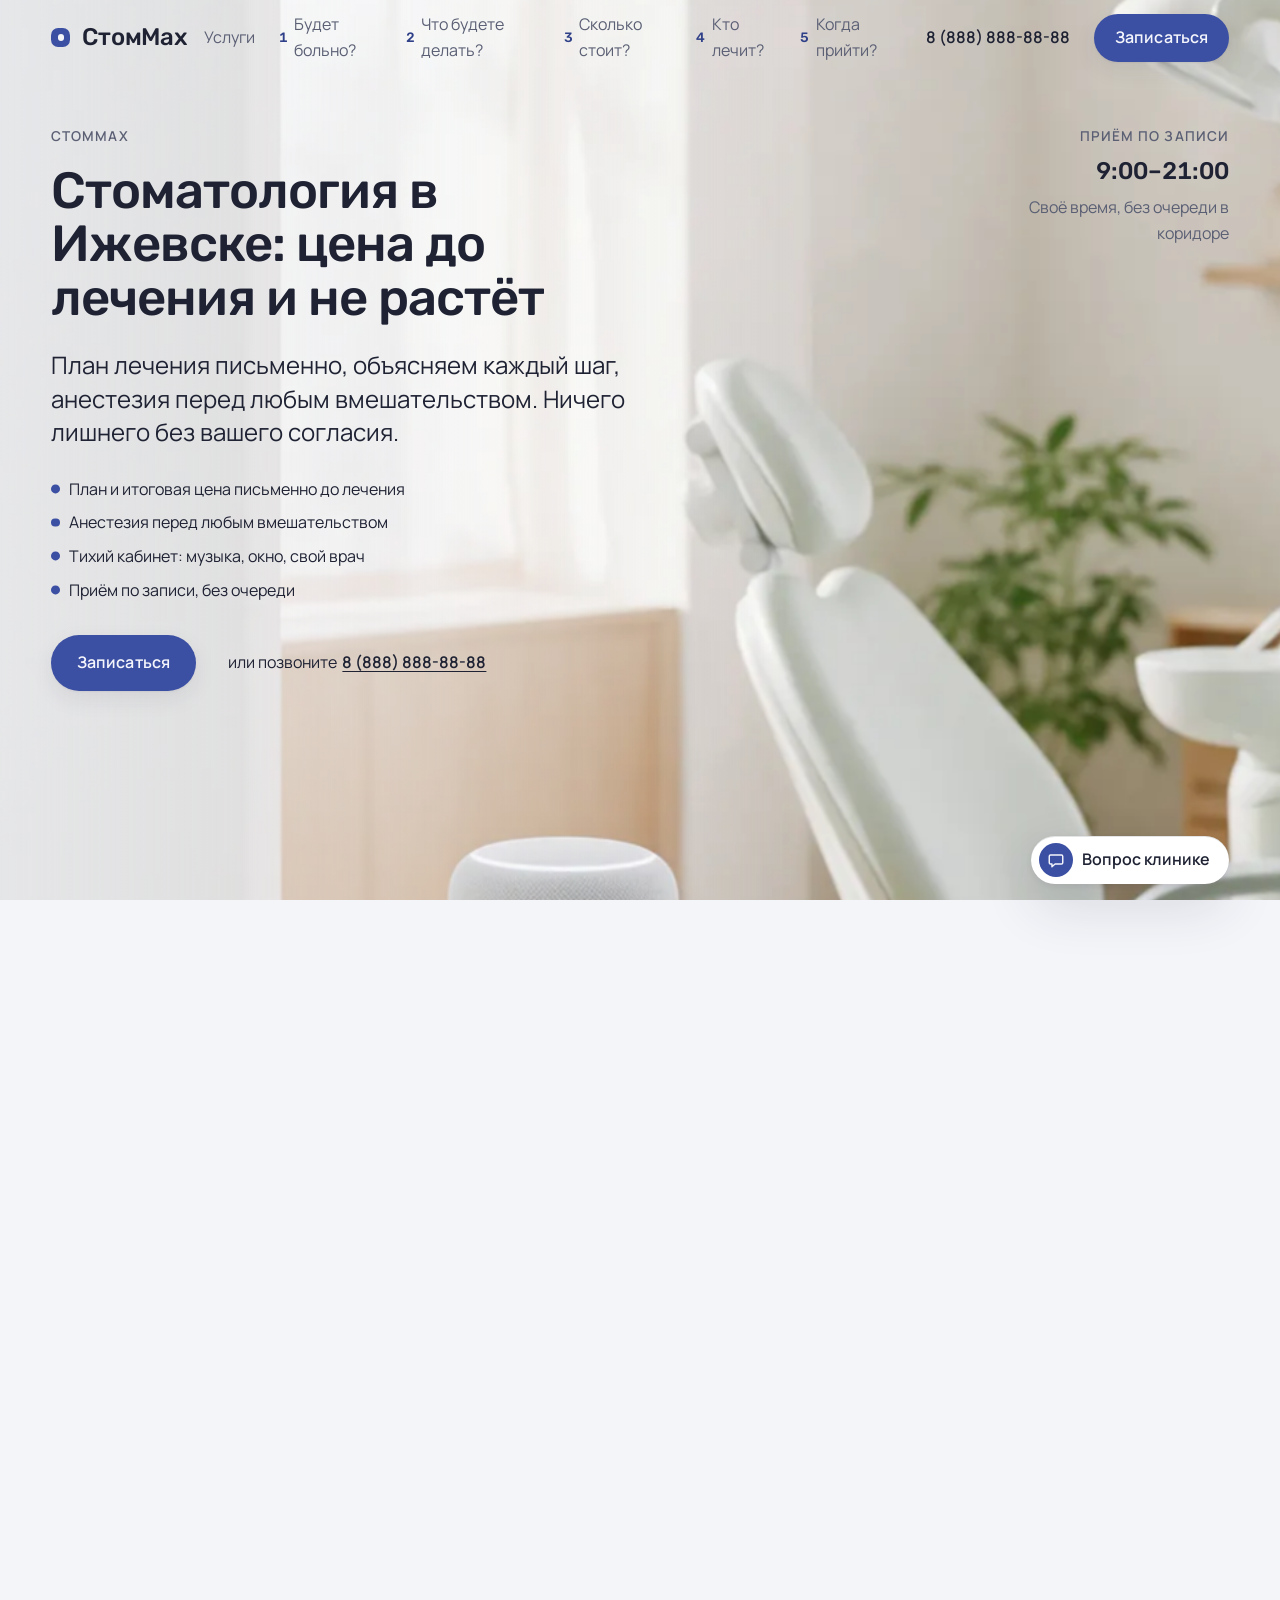
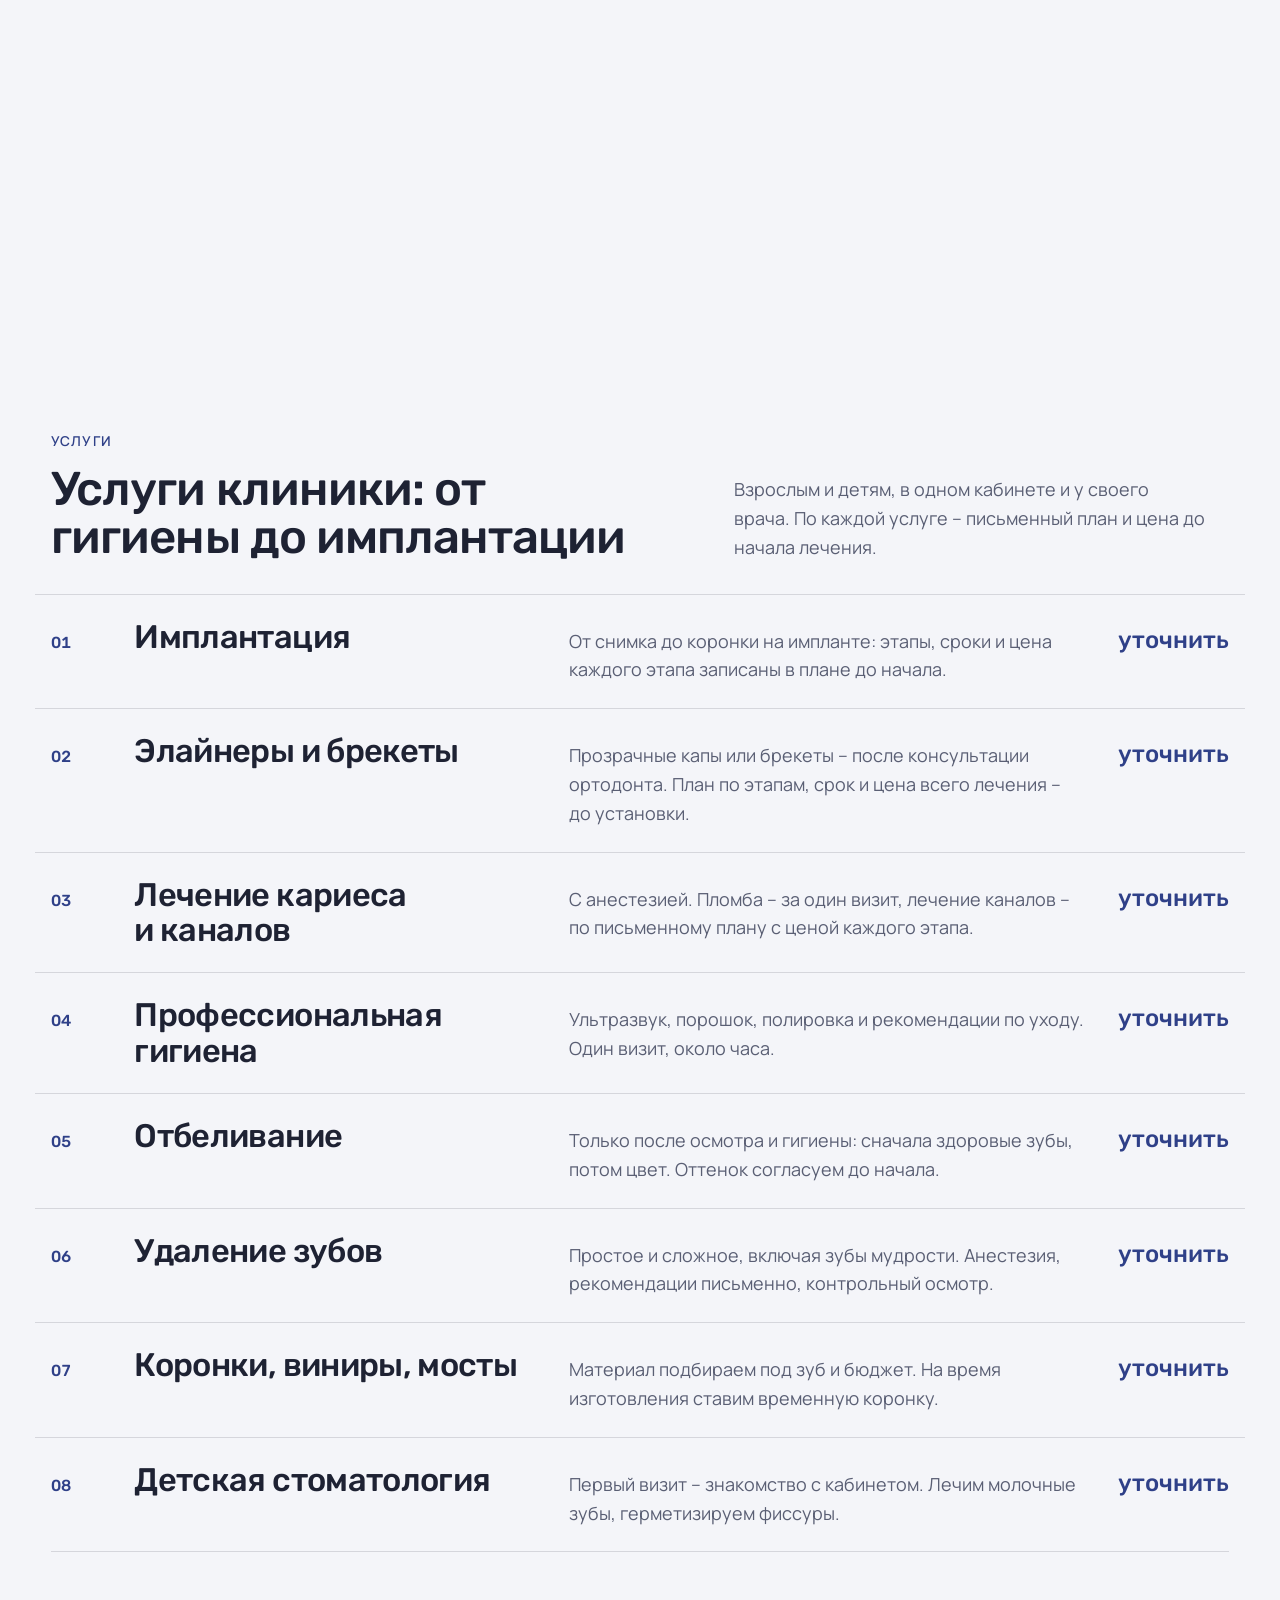
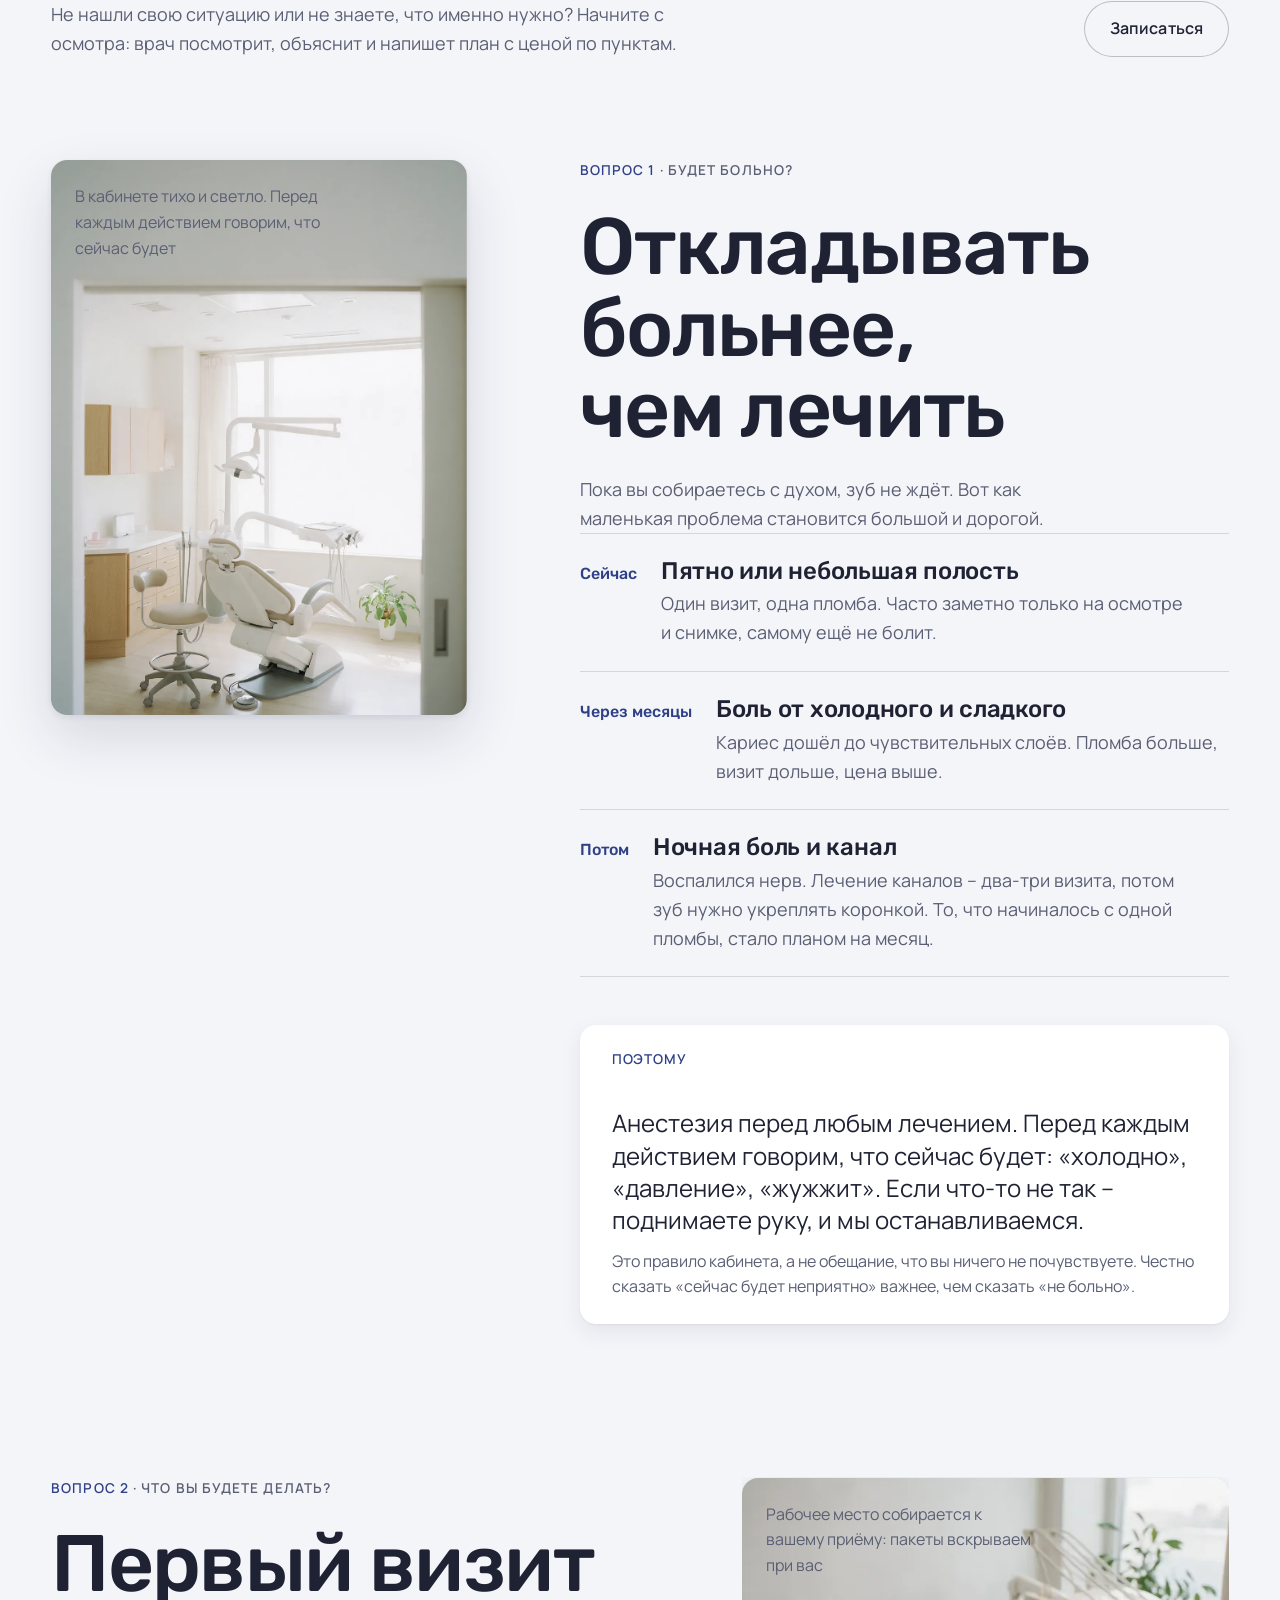
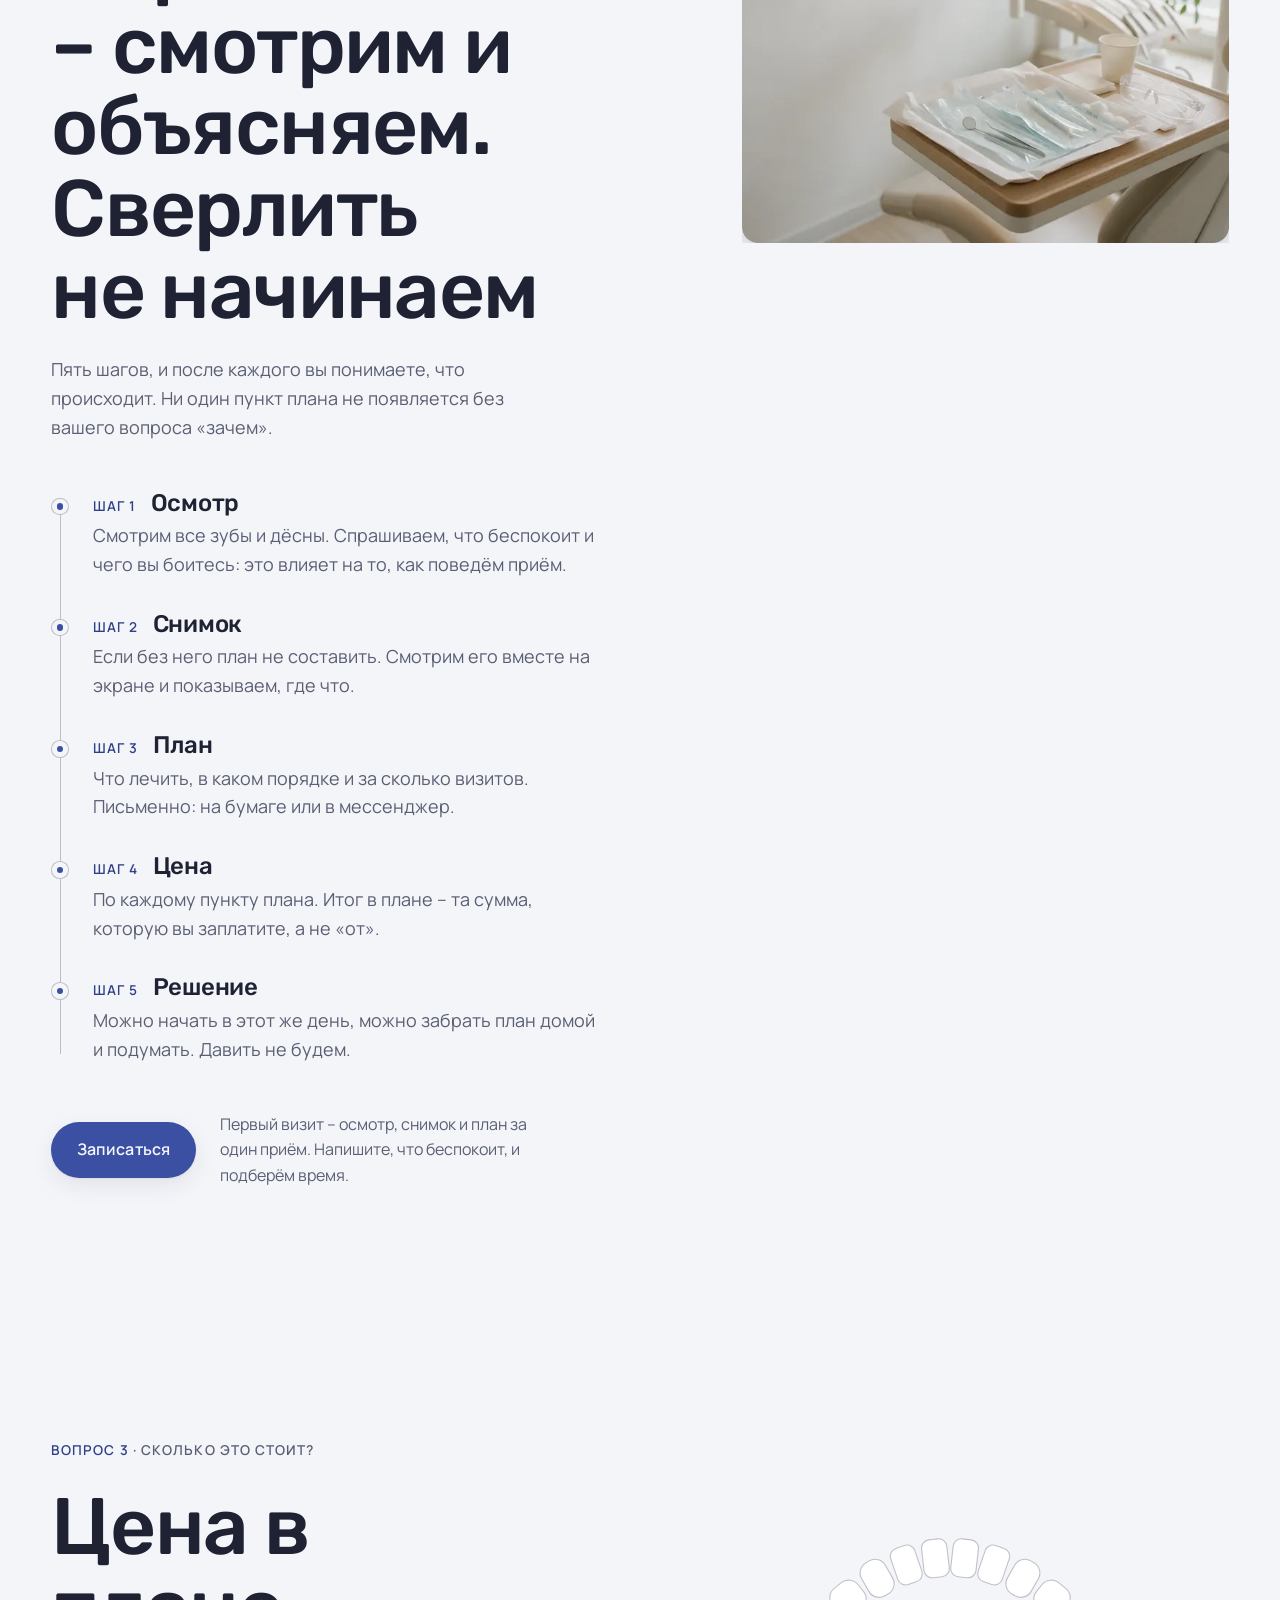
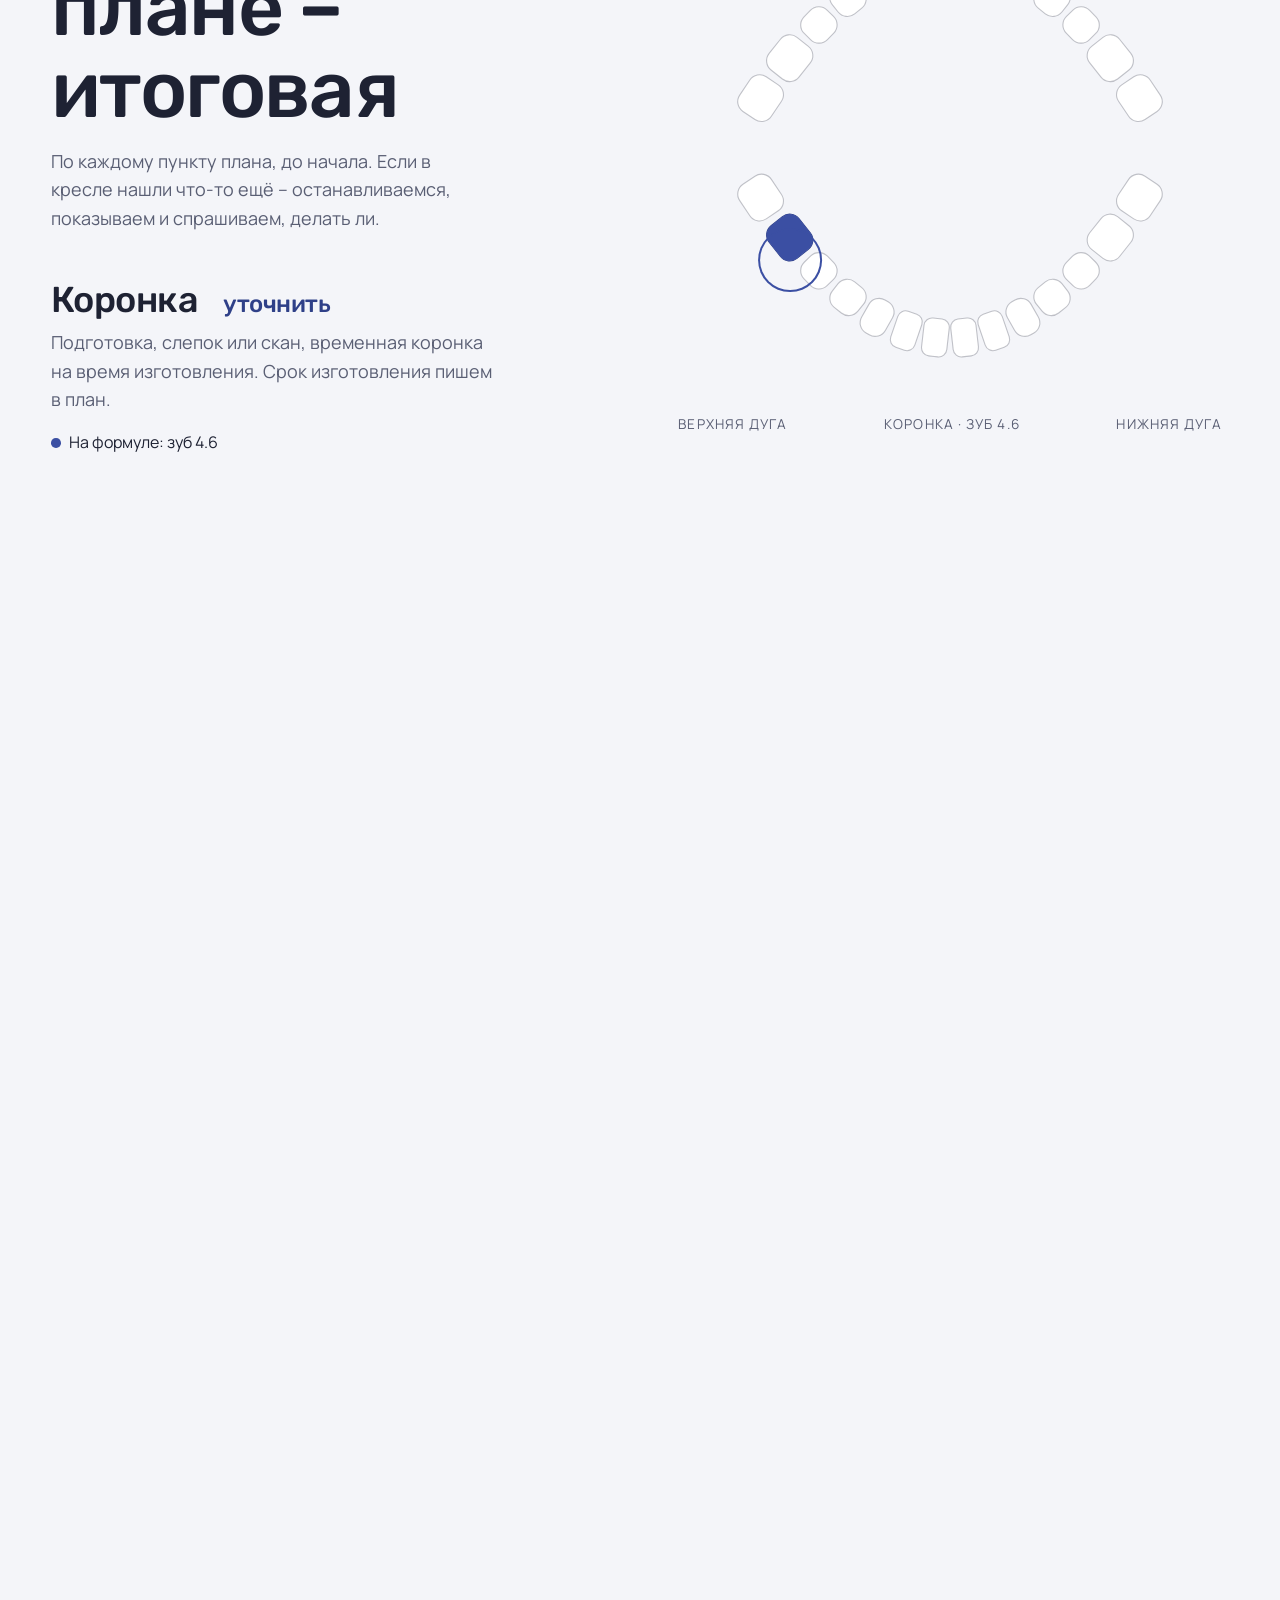
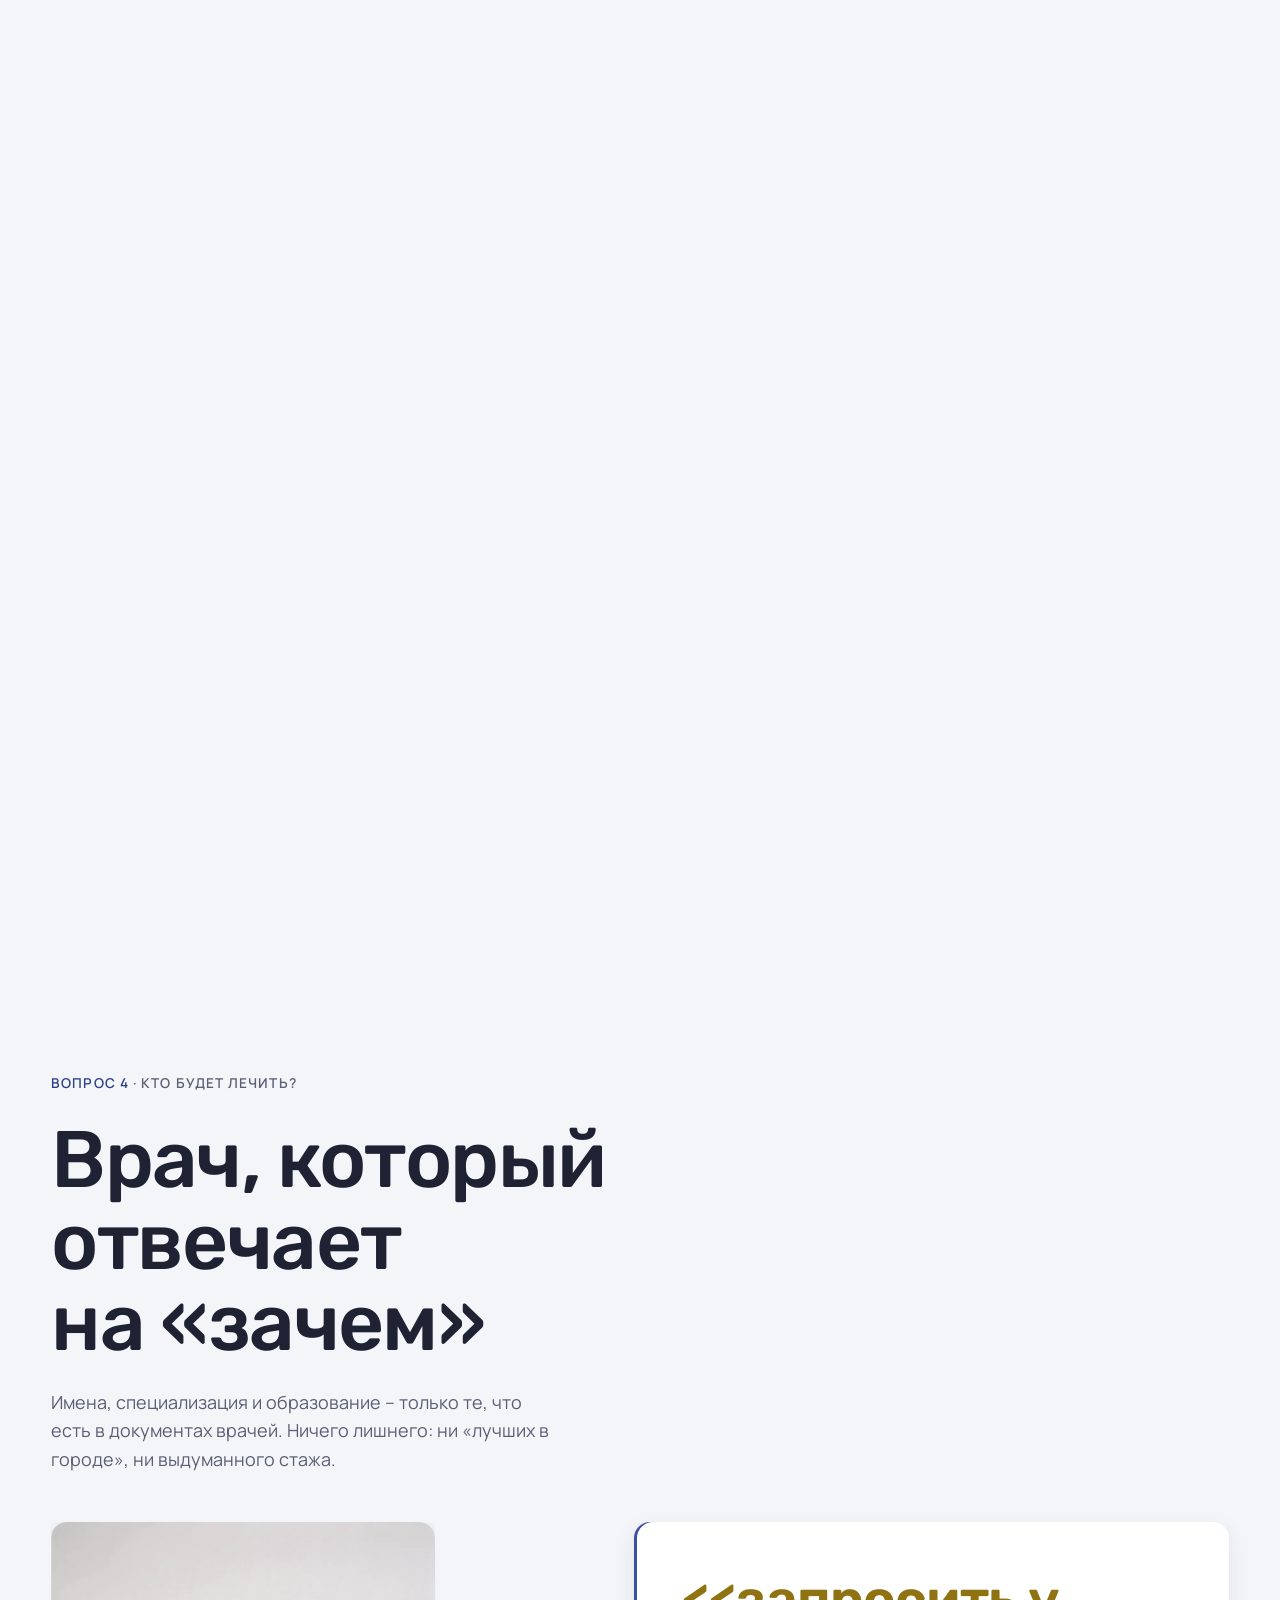
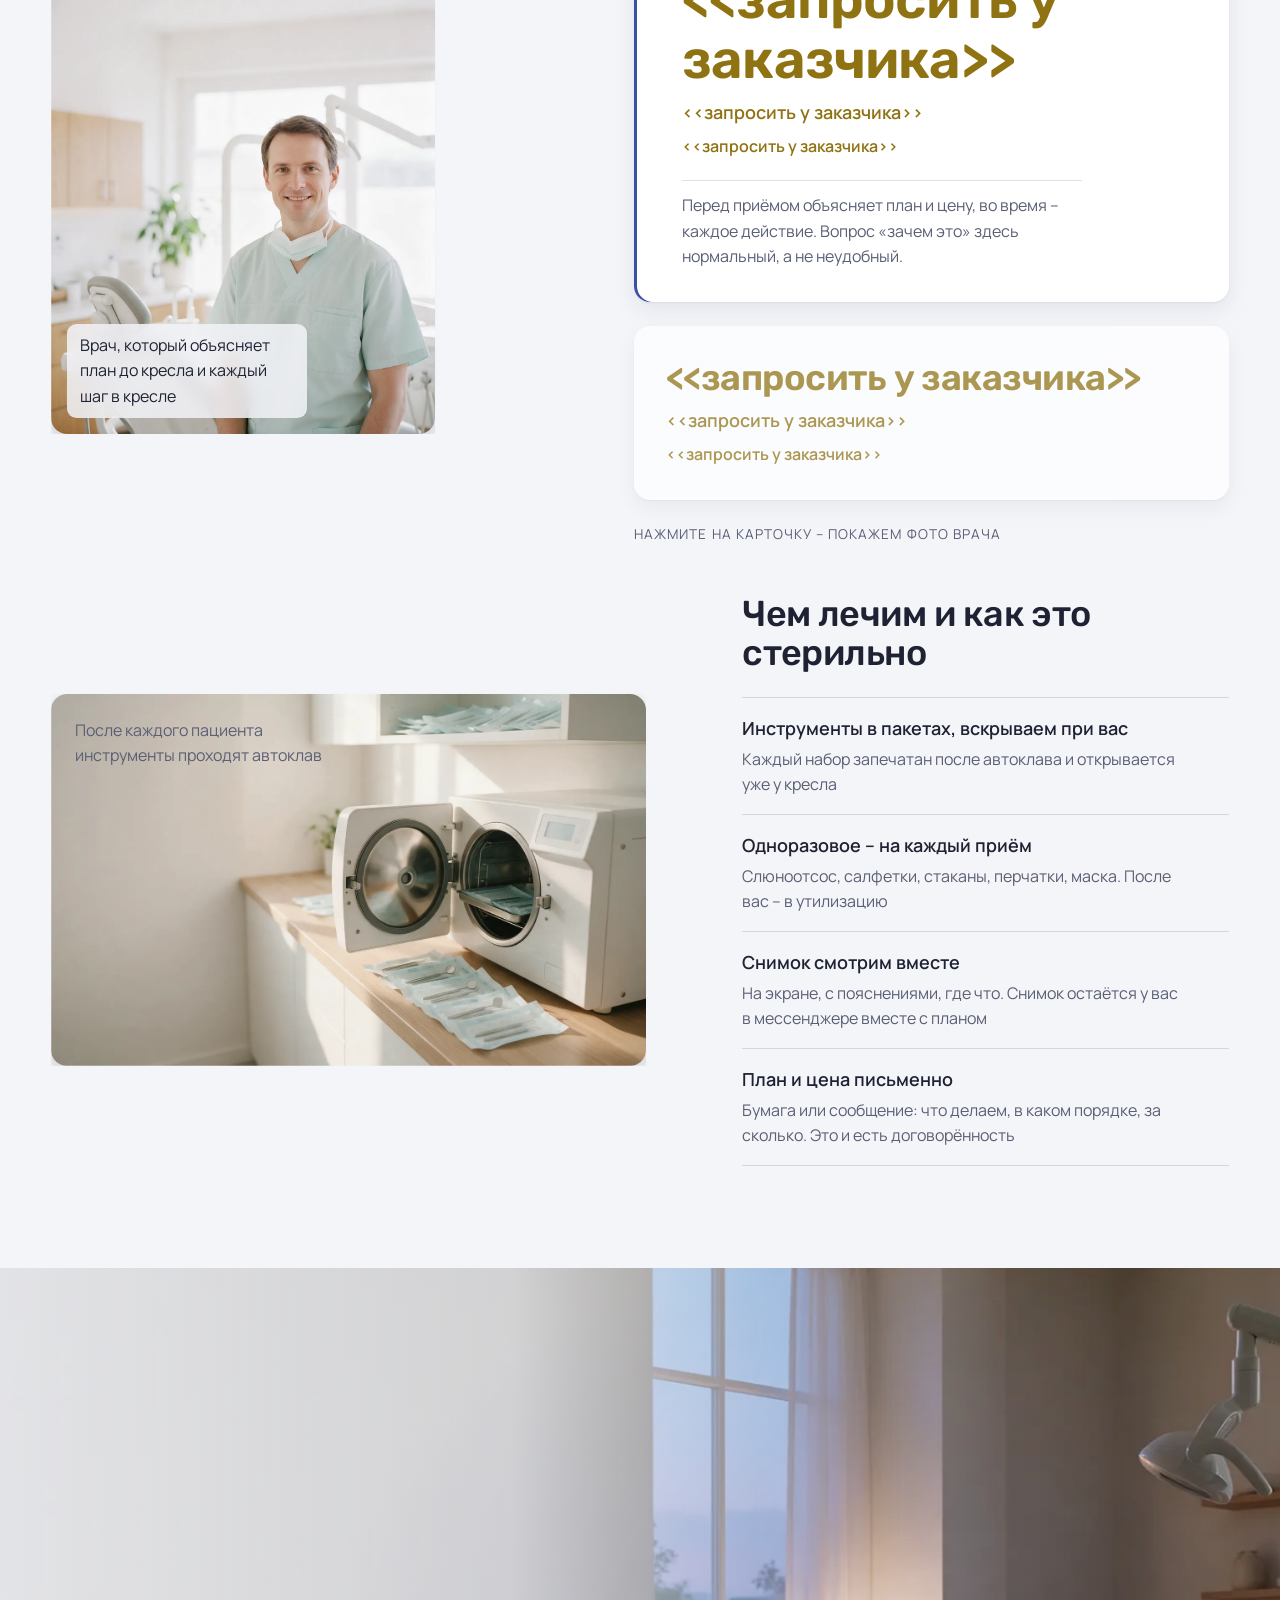
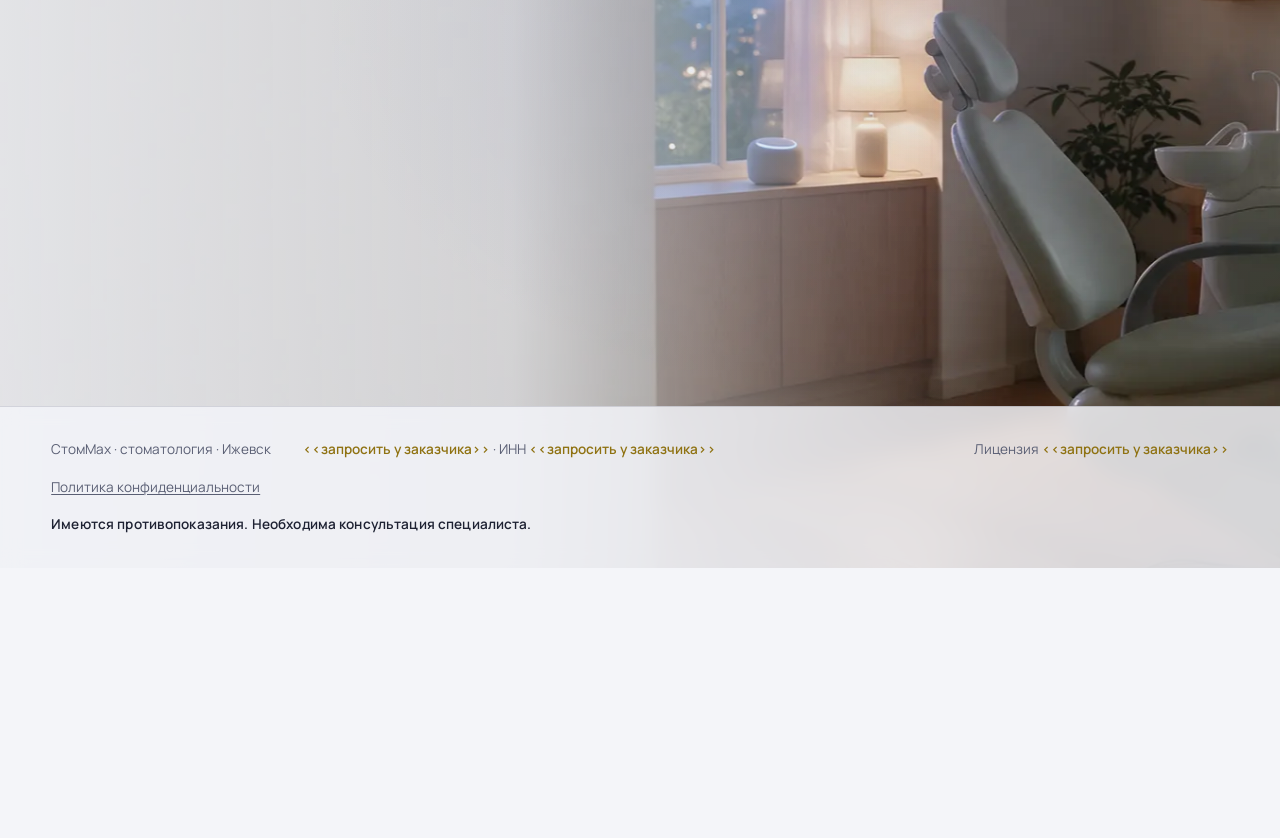
<file: index.html>
﻿<!doctype html>
<html lang="ru"><head><meta charset="utf-8">
<meta name="viewport" content="width=device-width, initial-scale=1, viewport-fit=cover">
<meta name="robots" content="noindex, nofollow">
<title>Стоматология - шаблон сайта</title>
<style>html,body{margin:0;background:#0b0c0e}</style>
<link rel="stylesheet" href="todo.css">
</head><body> <!-- Вайб-сайт: HTML-блок T123. Картинки: assets/ --> <style>@import url("https://fonts.googleapis.com/css2?family=Rubik:wght@500&family=Manrope:wght@400;500;600&display=swap");.v-page{--v-canvas:#0b0c0e;--v-surface:#15171b;--v-ink:#f2efe9;--v-ink-soft:#a09b93;--v-accent:#f2a93b;--v-accent-ink:#14110b;--v-hair:color-mix(in oklab,var(--v-ink) 14%,transparent);--v-hair-strong:color-mix(in oklab,var(--v-ink) 26%,transparent);--v-font-display:"Unbounded","Arial Black",system-ui,sans-serif;--v-font-text:"Manrope","Segoe UI",system-ui,sans-serif;--v-t-xs:clamp(0.75rem,0.72rem + 0.15vw,0.82rem);--v-t-sm:clamp(0.875rem,0.84rem + 0.18vw,0.95rem);--v-t-base:clamp(1rem,0.96rem + 0.22vw,1.125rem);--v-t-lg:clamp(1.2rem,1.1rem + 0.5vw,1.5rem);--v-t-xl:clamp(1.6rem,1.35rem + 1.2vw,2.25rem);--v-t-2xl:clamp(2rem,1.5rem + 2.4vw,3.4rem);--v-t-3xl:clamp(2.6rem,1.7rem + 4.2vw,5rem);--v-t-4xl:clamp(3rem,1.6rem + 6.4vw,7rem);--v-track-tight:-0.03em;--v-track-normal:-0.005em;--v-track-wide:0.08em;--v-1:0.25rem;--v-2:0.5rem;--v-3:0.75rem;--v-4:1rem;--v-5:1.5rem;--v-6:2rem;--v-7:3rem;--v-8:4rem;--v-9:6rem;--v-10:8rem;--v-gutter:clamp(1.25rem,4vw,4rem);--v-section:clamp(4rem,10vw,9rem);--v-measure:60ch;--v-radius:14px;--v-shadow-color:0 0 0;--v-e1:0 1px 2px rgb(var(--v-shadow-color) / .28),0 6px 18px rgb(var(--v-shadow-color) / .22);--v-e2:0 2px 6px rgb(var(--v-shadow-color) / .3),0 18px 48px rgb(var(--v-shadow-color) / .32);--v-edge:inset 0 1px 0 color-mix(in oklab,var(--v-ink) 12%,transparent);--v-ease-out:cubic-bezier(0.23,1,0.32,1);background:var(--v-canvas);color:var(--v-ink);font-family:var(--v-font-text);font-size:var(--v-t-base);line-height:1.6;-webkit-font-smoothing:antialiased;text-rendering:optimizeLegibility;transition:background-color .7s var(--v-ease-out);overflow-x:clip;position:relative}body:has(>.v-page){margin:0}.v-page *,.v-page *::before,.v-page *::after{box-sizing:border-box}.v-page h1,.v-page h2,.v-page h3,.v-page p,.v-page ul,.v-page figure{margin:0}.v-page ul{padding:0;list-style:none}.v-page img,.v-page video{display:block;max-width:100%;height:auto}.v-page a{color:inherit;text-decoration-thickness:1px;text-underline-offset:.18em}.v-page::selection{background:var(--v-accent);color:var(--v-accent-ink)}.v-page:focus-visible{outline:2px solid var(--v-accent);outline-offset:3px;border-radius:3px}.v-page button{font:inherit;color:inherit;background:none;border:0;cursor:pointer}.v-display{font-family:var(--v-font-display);font-weight:var(--v-display-weight,700);line-height:1.02;letter-spacing:var(--v-track-tight);text-wrap:balance}.v-display--xl{font-size:var(--v-t-4xl);line-height:.96}.v-display--lg{font-size:var(--v-t-3xl)}.v-display--md{font-size:var(--v-t-2xl);line-height:1.06}.v-display--sm{font-size:var(--v-t-xl);line-height:1.1}.v-lede{font-size:var(--v-t-lg);line-height:1.4;max-width:34ch;text-wrap:pretty}.v-body{max-width:var(--v-measure);text-wrap:pretty}.v-soft{color:var(--v-ink-soft)}.v-label{font-size:var(--v-t-xs);letter-spacing:var(--v-track-wide);text-transform:uppercase;color:var(--v-ink-soft)}.v-nums{font-variant-numeric:tabular-nums}@media (max-width:700px){.v-display--xl{font-size:var(--v-t-2xl);line-height:1.02}.v-display--lg{font-size:var(--v-t-xl)}}.v-wrap{width:min(100% - 2 * var(--v-gutter),76rem);margin-inline:auto}.v-section{padding-block:var(--v-section);position:relative}.v-section--tight{padding-block:calc(var(--v-section) * .5)}.v-stack{display:flex;flex-direction:column;gap:var(--v-5)}.v-stack>* + .v-display{margin-top:var(--v-4)}.v-btn{display:inline-flex;align-items:center;gap:.6em;padding:.95em 1.6em;border-radius:999px;font-weight:600;font-size:var(--v-t-sm);letter-spacing:.01em;text-decoration:none;white-space:nowrap;background:var(--v-accent);color:var(--v-accent-ink);box-shadow:var(--v-e1);transition:transform .16s var(--v-ease-out),box-shadow .16s var(--v-ease-out),background-color .16s;will-change:transform}.v-page a.v-btn{color:var(--v-accent-ink)}.v-page a.v-btn--ghost{color:var(--v-ink)}.v-btn:hover{box-shadow:var(--v-e2)}.v-btn:active{transform:scale(.97)}.v-btn--ghost{background:transparent;color:var(--v-ink);box-shadow:inset 0 0 0 1px var(--v-hair-strong)}.v-btn--ghost:hover{box-shadow:inset 0 0 0 1px var(--v-ink)}[data-v-act="pin"],[data-v-act="pan"]{position:relative;height:calc(var(--v-span,2) * 100svh)}[data-v-stage]{position:sticky;top:0;height:100svh;overflow:hidden;display:block}[data-v-act="flow"]{position:relative}.v-fill{position:absolute;inset:0}.v-fill>img{width:100%;height:100%;object-fit:cover}.v-layer{position:absolute;inset:0;pointer-events:none;will-change:transform}.v-layer>img{position:absolute;max-width:none}.v-copy{position:absolute;z-index:3;max-width:min(46rem,90vw)}.v-copy--lead{left:var(--v-gutter);bottom:clamp(3rem,12vh,9rem)}.v-copy--trail{right:var(--v-gutter);bottom:clamp(3rem,12vh,9rem);text-align:right}.v-copy--center{left:50%;top:50%;transform:translate(-50%,-50%);text-align:center}.v-copy--top{left:var(--v-gutter);top:clamp(5rem,14vh,9rem)}.v-scrim{position:absolute;inset:0;z-index:2;pointer-events:none}.v-scrim--lead{background:radial-gradient(120% 90% at 0% 100%,rgb(0 0 0 / .78) 0%,rgb(0 0 0 / .45) 38%,transparent 70%)}.v-scrim--trail{background:radial-gradient(120% 90% at 100% 100%,rgb(0 0 0 / .78) 0%,rgb(0 0 0 / .45) 38%,transparent 70%)}.v-scrim--band{background:linear-gradient(to top,rgb(0 0 0 / .82) 0%,rgb(0 0 0 / .5) 32%,transparent 62%)}.v-scrim--light{--s:255 255 255}.v-scrim--light.v-scrim--band{background:linear-gradient(to top,rgb(var(--s) / .9) 0%,rgb(var(--s) / .55) 34%,transparent 62%)}@media (max-width:860px){.v-copy--lead,.v-copy--trail{left:var(--v-gutter);right:var(--v-gutter);text-align:left;max-width:none}.v-scrim--lead,.v-scrim--trail{background:linear-gradient(to top,rgb(0 0 0 / .82) 0%,rgb(0 0 0 / .5) 32%,transparent 62%)}}[data-v-cue]{will-change:opacity,transform}[data-v-cue]:not(.v-cue-on){pointer-events:none}.v-k{display:inline-block;overflow:hidden;vertical-align:bottom;padding-bottom:.14em;margin-bottom:-.14em}.v-ki{display:inline-block;will-change:transform,opacity}[data-v-reveal]{will-change:clip-path}[data-v-in]>*{opacity:0;transform:translateY(14px);transition:opacity .62s var(--v-ease-out),transform .62s var(--v-ease-out);transition-delay:calc(var(--v-i,0) * var(--v-stagger,70ms))}[data-v-in].v-on>*{opacity:1;transform:none}[data-v-in][data-v-in-self]{opacity:0;transform:translateY(14px);transition:opacity .62s var(--v-ease-out),transform .62s var(--v-ease-out)}[data-v-in][data-v-in-self]>*{opacity:1;transform:none;transition:none}[data-v-in][data-v-in-self].v-on{opacity:1;transform:none}[data-v-pan]{display:flex;gap:var(--v-6);width:max-content;will-change:transform}[data-v-tilt]{transform-style:preserve-3d;will-change:transform}[data-v-magnet]{will-change:transform}[data-v-progress]{position:fixed;left:0;top:0;height:2px;width:100%;background:var(--v-accent);transform-origin:left;transform:scaleX(0);z-index:50;pointer-events:none}.v-grain{position:fixed;inset:0;pointer-events:none;z-index:40;opacity:.045;mix-blend-mode:overlay;background-image:url("data:image/svg+xml,%3Csvg xmlns='http://www.w3.org/2000/svg' width='160' height='160'%3E%3Cfilter id='n'%3E%3CfeTurbulence type='fractalNoise' baseFrequency='.9' numOctaves='2' stitchTiles='stitch'/%3E%3C/filter%3E%3Crect width='100%25' height='100%25' filter='url(%23n)'/%3E%3C/svg%3E")}@media (pointer:coarse){.v-page [data-v-act="pan"]{height:auto}.v-page [data-v-act="pan"] [data-v-stage]{position:static;height:auto;overflow-x:auto;overflow-y:hidden;-webkit-overflow-scrolling:touch;scroll-snap-type:x proximity;scrollbar-width:none}.v-page [data-v-act="pan"] [data-v-stage]::-webkit-scrollbar{display:none}.v-page [data-v-pan]{transform:none !important}.v-page [data-v-pan]>*{scroll-snap-align:start}}@media (prefers-reduced-motion:reduce){.v-page [data-v-cue],.v-page .v-ki{opacity:1 !important;transform:none !important}.v-page [data-v-reveal]{clip-path:none !important}.v-page .v-layer{transform:none !important}.v-page [data-v-in]>*{opacity:1;transform:none;transition:none}.v-page [data-v-act="pan"] [data-v-stage]{overflow-x:auto}.v-page [data-v-pan]{transform:none !important}}
.v-page{--v-canvas:#f4f5f9;--v-surface:#ffffff;--v-ink:#1e2233;--v-ink-soft:#5a5f74;--v-accent:#3b4fa3;--v-accent-ink:#f5f6fc;--v-accent-deep:#2f4088;--v-font-display:"Rubik","Arial Rounded MT Bold",system-ui,sans-serif;--v-font-text:"Manrope","Segoe UI",system-ui,sans-serif;--v-display-weight:500;--v-track-tight:-0.02em;--v-shadow-color:36 42 70;--v-e1:0 1px 2px rgb(var(--v-shadow-color) / .06),0 8px 22px rgb(var(--v-shadow-color) / .08);--v-e2:0 2px 6px rgb(var(--v-shadow-color) / .08),0 22px 54px rgb(var(--v-shadow-color) / .14);--v-radius:16px;--v-t-xs:clamp(0.8125rem,0.79rem + 0.15vw,0.85rem);--v-t-sm:clamp(0.9375rem,0.9rem + 0.2vw,1rem);--v-section:clamp(3.5rem,8vw,7rem)}html,body{margin:0;background:#f4f5f9}.v-page .v-lede{font-weight:400}.v-page .v-label{font-weight:600}.v-page .v-btn{font-size:var(--v-t-sm)}.nowrap{white-space:nowrap}.q{color:var(--v-accent-deep)}.bar{position:fixed;inset:0 0 auto 0;z-index:30;display:flex;align-items:center;justify-content:space-between;gap:var(--v-4);padding:var(--v-3) var(--v-gutter);background:rgb(244 245 249 / 0);transition:background-color .3s var(--v-ease-out),box-shadow .3s var(--v-ease-out)}.bar.is-scrolled{background:rgb(244 245 249 / .86);-webkit-backdrop-filter:blur(12px);backdrop-filter:blur(12px);box-shadow:0 1px 0 var(--v-hair)}.bar__mark{font-family:var(--v-font-display);font-weight:500;font-size:var(--v-t-lg);letter-spacing:-0.01em;text-decoration:none;display:inline-flex;align-items:center;gap:.5em;min-height:44px;white-space:nowrap}.bar__mark i{width:.8em;height:.8em;border-radius:.3em;background:var(--v-accent);display:inline-block;position:relative;flex:none}.bar__mark i::after{content:"";position:absolute;left:50%;top:50%;width:34%;height:34%;margin:-17% 0 0 -17%;border-radius:50%;background:var(--v-canvas)}.qnav{display:flex;gap:var(--v-5);font-size:var(--v-t-sm)}.qnav a{text-decoration:none;color:var(--v-ink-soft);display:inline-flex;align-items:center;gap:.4em;min-height:44px;transition:color .16s var(--v-ease-out)}.qnav a b{font-family:var(--v-font-display);font-weight:500;font-size:var(--v-t-xs);color:var(--v-accent-deep);font-variant-numeric:tabular-nums}@media (hover:hover) and (pointer:fine){.qnav a:hover{color:var(--v-ink)}}.bar__right{display:flex;align-items:center;gap:var(--v-4)}.bar__tel{text-decoration:none;font-weight:600;font-size:var(--v-t-sm);color:var(--v-ink);display:inline-flex;align-items:center;min-height:44px;padding:0 var(--v-2);white-space:nowrap}.bar .v-btn{padding:.7em 1.3em}@media (max-width:1100px){.qnav{display:none}.v-page .hero__pluses{grid-template-columns:1fr}}@media (max-width:700px){.bar__tel{display:none}.bar__mark{font-size:1.1rem}.bar .v-btn{padding:0 1em;min-height:44px}.bar__right{gap:var(--v-2)}}.hero__back img{position:absolute;max-width:none;width:112%;height:112%;left:-6%;top:-6%;object-fit:cover;object-position:0% 50%}.hero__col{position:absolute;inset:0;z-index:2;pointer-events:none;background:linear-gradient(to right,rgb(244 245 249 / .72) 0%,rgb(244 245 249 / .45) 34%,transparent 62%)}.hero__copy{bottom:auto;top:clamp(6rem,14vh,9rem);max-width:min(44rem,88vw)}.hero__label{display:block;margin-bottom:var(--v-4)}.hero__copy .v-display{font-size:clamp(2rem,1.1rem + 2.6vw,3.4rem);line-height:1.05;max-width:19ch}.hero__copy .v-lede{margin-top:var(--v-5);max-width:40ch;color:var(--v-ink)}.v-page .hero__pluses{margin-top:1.75rem;display:grid;grid-template-columns:max-content;justify-content:start;gap:var(--v-2) var(--v-5);font-size:var(--v-t-sm);color:var(--v-ink)}.hero__pluses li{display:flex;gap:.55em;align-items:baseline}.hero__pluses li::before{content:"";flex:none;width:.55em;height:.55em;border-radius:50%;background:var(--v-accent);transform:translateY(-.1em)}.hero__cta{display:flex;flex-wrap:wrap;align-items:center;gap:var(--v-4) var(--v-6);margin-top:var(--v-6)}.notes{position:absolute;z-index:2;width:0;height:0;pointer-events:none}.notes span{position:absolute;left:0;bottom:0;font-family:var(--v-font-display);font-weight:500;font-size:var(--s,1.9rem);line-height:1;color:var(--v-accent-deep);opacity:0;transform:translate(-50%,0);text-shadow:0 1px 0 rgb(255 255 255 / .7),0 0 12px rgb(255 255 255 / .8);animation:note-rise var(--dur,3.8s) ease-out var(--delay,0s) infinite}@keyframes note-rise{0%{opacity:0;transform:translate(-50%,0) scale(.6) rotate(0deg)}12%{opacity:.95}70%{opacity:.55}100%{opacity:0;transform:translate(calc(-50% + var(--dx,0px)),var(--dy,-120px)) scale(1.05) rotate(var(--rot,0deg))}}@media (prefers-reduced-motion:reduce){.notes span{animation:none;opacity:.75;transform:translate(calc(-50% + var(--dx,0px)),calc(var(--dy,-120px) * .45)) rotate(var(--rot,0deg))}.notes span:nth-child(n + 3){display:none}}.hero__tel{text-decoration:none;color:var(--v-ink);font-size:var(--v-t-sm);display:inline-flex;align-items:center;min-height:44px;gap:.35em}.hero__tel b{font-weight:600;text-decoration:underline;text-decoration-thickness:1px;text-underline-offset:.18em}.hero__note{position:absolute;z-index:3;right:var(--v-gutter);top:clamp(5rem,14vh,9rem);text-align:right;display:grid;gap:.25em;max-width:22ch}.hero__note .v-nums{font-family:var(--v-font-display);font-weight:500;font-size:var(--v-t-lg)}.hero__note span:last-child{font-size:var(--v-t-sm);color:var(--v-ink-soft)}.hero__five{bottom:clamp(4.5rem,14vh,9rem);max-width:min(40rem,88vw)}.hero__five .v-display{font-size:var(--v-t-2xl);line-height:1.04;max-width:16ch}.hero__five .v-lede{margin-top:var(--v-4);max-width:34ch}.hero__five ol{display:flex;flex-wrap:wrap;gap:.5em .9em;margin-top:var(--v-5);font-size:var(--v-t-sm);color:var(--v-ink-soft)}.hero__five ol li{display:inline-flex;align-items:baseline;gap:.35em}.hero__five ol b{font-family:var(--v-font-display);font-weight:500;color:var(--v-accent-deep);font-size:var(--v-t-xs)}@media (max-width:860px){.hero__back img{object-position:50% 78%}.hero__col{background:linear-gradient(to bottom,rgb(244 245 249 / .55) 0%,rgb(244 245 249 / .25) 45%,transparent 70%)}.hero__copy,.hero__five{bottom:auto;top:clamp(5rem,10vh,6.5rem)}.hero__copy .v-display{font-size:clamp(1.7rem,1.1rem + 3vw,2.3rem);max-width:none}.hero__copy .v-lede{font-size:var(--v-t-base);margin-top:var(--v-3);max-width:32ch}.v-page .hero__pluses{grid-template-columns:1fr;gap:var(--v-1);margin-top:1.25rem}.hero__label{margin-bottom:var(--v-3)}.hero__cta{margin-top:var(--v-4);gap:var(--v-2) var(--v-5)}.notes span{--s:1.3rem}.hero__note{display:none}.hero__five .v-display{font-size:var(--v-t-xl)}}.usl__head{display:grid;grid-template-columns:minmax(0,1.25fr) minmax(0,1fr);column-gap:var(--v-8);align-items:end;margin-bottom:var(--v-6)}.usl__head .v-label{grid-column:1 / -1}.usl__head .v-display{font-size:clamp(2rem,1.2rem + 2.2vw,3.1rem)}.usl__head .v-label{display:block;margin-bottom:var(--v-3);color:var(--v-accent-deep)}.usl__head p{margin-top:0;color:var(--v-ink-soft);max-width:60ch;font-size:var(--v-t-md,1.125rem);text-wrap:pretty}.usl__list{list-style:none;margin:0;padding:0;counter-reset:usl;border-bottom:1px solid var(--v-hair);display:grid;grid-template-columns:3.2rem minmax(0,1.05fr) minmax(0,1.35fr) auto;column-gap:var(--v-6)}.usl__list li{counter-increment:usl;position:relative;grid-column:1 / -1;display:grid;grid-template-columns:subgrid;align-items:baseline;padding:var(--v-5) var(--v-4);margin:0 calc(-1 * var(--v-4));border-top:1px solid var(--v-hair);transition:background-color .35s ease,box-shadow .35s ease}.usl__list li::before{content:counter(usl,decimal-leading-zero);font-family:var(--v-font-display);font-weight:500;font-size:var(--v-t-sm);color:var(--v-accent-deep);font-variant-numeric:tabular-nums}.usl__list h3{font-family:var(--v-font-display);font-weight:500;font-size:clamp(1.45rem,1rem + 1.3vw,2.1rem);letter-spacing:var(--v-track-tight);line-height:1.1;text-wrap:balance;transition:transform .35s ease,color .35s ease}.usl__list p{color:var(--v-ink-soft);max-width:52ch;text-wrap:pretty}.usl__list .sum{font-family:var(--v-font-display);font-weight:500;font-size:var(--v-t-lg);color:var(--v-accent-deep);white-space:nowrap;justify-self:end;text-align:right}@media (hover:hover){.usl__list li:hover{border-radius:calc(var(--v-radius) - 6px);background:var(--v-canvas);box-shadow:inset 3px 0 0 var(--v-accent);border-top-color:transparent}.usl__list li:hover + li{border-top-color:transparent}.usl__list li:hover h3{transform:translateX(.35rem);color:var(--v-accent-deep)}}.usl__foot{margin-top:var(--v-7);display:flex;flex-wrap:wrap;align-items:center;justify-content:space-between;gap:var(--v-5) var(--v-8)}.usl__foot p{color:var(--v-ink-soft);max-width:62ch;text-wrap:pretty}@media (max-width:1000px){.usl__head{grid-template-columns:1fr;row-gap:var(--v-4)}.usl__list{display:block}.usl__list li{grid-template-columns:2.4rem minmax(0,1fr) auto;row-gap:var(--v-2);padding:var(--v-4) var(--v-3);margin:0 calc(-1 * var(--v-3))}.usl__list p{grid-column:2 / -1;grid-row:2}.usl__list .sum{font-size:var(--v-t-base)}}@media (max-width:600px){.usl__list li{grid-template-columns:2rem minmax(0,1fr)}.usl__list h3{font-size:1.3rem}.usl__list p{font-size:.95rem;grid-column:2;grid-row:auto}.usl__list .sum{grid-column:2;justify-self:start;min-width:0;text-align:left}.usl__foot .v-btn{width:100%;justify-content:center}}.pain{display:grid;grid-template-columns:minmax(0,.8fr) minmax(0,1.2fr);gap:var(--v-8) var(--v-9);align-items:start}.pain__fig{aspect-ratio:3 / 4;border-radius:var(--v-radius);overflow:hidden;box-shadow:var(--v-e2);background:var(--v-surface);max-width:26rem;position:sticky;top:clamp(5rem,12vh,7rem)}.pain__fig .v-layer img{width:100%;height:118%;left:0;top:-9%;object-fit:cover}.pain__fig figcaption{position:absolute;z-index:3;left:var(--v-5);right:var(--v-5);top:var(--v-5);font-size:var(--v-t-sm);color:var(--v-ink-soft);max-width:26ch}.pain__copy .v-label{display:block;margin-bottom:var(--v-5)}.pain__copy>p{margin-top:var(--v-5);color:var(--v-ink-soft);max-width:46ch;text-wrap:pretty}.rows{margin-top:var(--v-7)}.rows li{padding:var(--v-5) 0;border-top:1px solid var(--v-hair);display:grid;grid-template-columns:auto minmax(0,1fr);gap:var(--v-1) var(--v-5);align-items:baseline}.rows li:last-child{border-bottom:1px solid var(--v-hair)}.rows li>span{grid-row:1 / span 2;font-family:var(--v-font-display);font-weight:500;font-size:var(--v-t-sm);color:var(--v-accent-deep);font-variant-numeric:tabular-nums;padding-top:.2em;white-space:nowrap}.rows h3{font-family:var(--v-font-display);font-weight:500;font-size:var(--v-t-lg);letter-spacing:-0.01em;line-height:1.15}.rows p{color:var(--v-ink-soft);max-width:48ch;text-wrap:pretty}.turn{margin-top:var(--v-7);padding:var(--v-5) var(--v-6);border-radius:var(--v-radius);background:var(--v-surface);box-shadow:var(--v-e1);display:grid;gap:var(--v-3);max-width:44rem}.turn .v-label{color:var(--v-accent-deep)}.turn p{font-size:var(--v-t-lg);line-height:1.35;text-wrap:pretty}.turn small{font-size:var(--v-t-sm);color:var(--v-ink-soft)}@media (max-width:860px){.pain{grid-template-columns:1fr;gap:var(--v-6)}.pain__fig{position:relative;top:auto;max-width:20rem;aspect-ratio:4 / 5}.rows h3{font-size:var(--v-t-base)}.turn{padding:var(--v-5)}}.visit{display:grid;grid-template-columns:minmax(0,1.1fr) minmax(0,.9fr);gap:var(--v-8) var(--v-9);align-items:start}.visit__copy .v-label{display:block;margin-bottom:var(--v-5)}.visit__copy>p{margin-top:var(--v-5);color:var(--v-ink-soft);max-width:46ch;text-wrap:pretty}.steps{margin-top:var(--v-7);position:relative;padding-left:2.6rem}.steps::before{content:"";position:absolute;left:.55rem;top:.6rem;bottom:.6rem;width:1px;background:var(--v-hair-strong)}.steps li{position:relative;padding:0 0 var(--v-6);display:grid;gap:var(--v-1)}.steps li:last-child{padding-bottom:0}.steps li::before{content:"";position:absolute;left:-2.6rem;top:.5rem;width:1.1rem;height:1.1rem;border-radius:50%;background:var(--v-canvas);box-shadow:inset 0 0 0 1px var(--v-hair-strong)}.steps li::after{content:"";position:absolute;left:calc(-2.6rem + .35rem);top:calc(.5rem + .35rem);width:.4rem;height:.4rem;border-radius:50%;background:var(--v-accent)}.steps h3{font-family:var(--v-font-display);font-weight:500;font-size:var(--v-t-lg);letter-spacing:-0.01em;line-height:1.15;display:flex;gap:.6em;align-items:baseline}.steps h3 small{font-family:var(--v-font-text);font-weight:600;font-size:var(--v-t-xs);letter-spacing:var(--v-track-wide);text-transform:uppercase;color:var(--v-accent-deep)}.steps p{color:var(--v-ink-soft);max-width:46ch;text-wrap:pretty}.visit__fig{position:sticky;top:clamp(5rem,12vh,7rem);aspect-ratio:4 / 3;border-radius:var(--v-radius);overflow:hidden;box-shadow:var(--v-e2);background:var(--v-surface)}.visit__fig img{width:100%;height:100%;object-fit:cover}.visit__fig figcaption{position:absolute;left:var(--v-5);right:40%;top:var(--v-5);font-size:var(--v-t-sm);color:var(--v-ink-soft)}.cta{display:flex;flex-wrap:wrap;align-items:center;gap:var(--v-4) var(--v-5);margin-top:var(--v-7)}.cta span{color:var(--v-ink-soft);font-size:var(--v-t-sm);max-width:36ch;text-wrap:pretty}@media (max-width:860px){.visit{grid-template-columns:1fr;gap:var(--v-6)}.visit__fig{position:relative;top:auto;aspect-ratio:16 / 11}.visit__fig figcaption{right:var(--v-5)}.steps h3{font-size:var(--v-t-base)}}.price{height:100%;display:grid;grid-template-columns:minmax(0,1fr) minmax(0,1fr);gap:var(--v-8);align-items:center;padding:5rem var(--v-gutter) var(--v-6)}.price__copy{position:relative;align-self:center}.price__head .v-label{display:block;margin-bottom:var(--v-5)}.price__head p{margin-top:var(--v-4);color:var(--v-ink-soft);max-width:40ch;text-wrap:pretty}.price__stack{position:relative;margin-top:var(--v-7);min-height:13rem}.price__item{position:absolute;left:0;right:0;top:0;display:grid;gap:var(--v-2);max-width:40rem}.price__item h3{font-family:var(--v-font-display);font-weight:500;font-size:var(--v-t-xl);letter-spacing:-0.015em;line-height:1.08;display:flex;flex-wrap:wrap;align-items:baseline;gap:.2em .7em}.price__item h3 .sum{font-size:var(--v-t-lg);color:var(--v-accent-deep);white-space:nowrap;font-variant-numeric:tabular-nums}.price__item p{color:var(--v-ink-soft);max-width:42ch;text-wrap:pretty}.price__item .where{display:inline-flex;align-items:center;gap:.5em;margin-top:var(--v-2);font-size:var(--v-t-sm);color:var(--v-ink)}.price__item .where i{width:.6em;height:.6em;border-radius:50%;background:var(--v-accent);flex:none}.chart{position:relative;justify-self:center;width:min(100%,34rem)}.chart__svg{width:100%;height:auto;display:block}.chart__cap{margin-top:var(--v-3);display:flex;justify-content:space-between;gap:var(--v-4);font-size:var(--v-t-xs);letter-spacing:var(--v-track-wide);text-transform:uppercase;color:var(--v-ink-soft)}.t__base{fill:var(--v-surface);stroke:var(--v-hair-strong);stroke-width:1.2;transition:opacity .5s var(--v-ease-out),stroke-dasharray .5s}.t__hi{fill:var(--v-accent);opacity:0;transition:opacity .55s var(--v-ease-out);transition-delay:calc(var(--i,0) * 28ms)}.chart.is-s1 .t__hi{opacity:.34}.chart.is-s2 .t[data-n="36"] .t__hi{opacity:.95}.chart.is-s3 .t[data-n="26"] .t__base{opacity:.28;stroke-dasharray:4 4}.chart.is-s4 .t[data-n="46"] .t__hi{opacity:1}.chart.is-s4 .t[data-n="46"] .t__base{stroke:var(--v-accent-deep)}.chart .ring{position:absolute;width:11%;aspect-ratio:1;border-radius:50%;box-shadow:0 0 0 2px var(--v-accent);opacity:0;transition:opacity .4s var(--v-ease-out),transform .6s var(--v-ease-out);pointer-events:none;transform:translate(-50%,-50%)}.chart.is-s2 .ring,.chart.is-s3 .ring,.chart.is-s4 .ring{opacity:1}@media (max-width:860px){.price{grid-template-columns:1fr;grid-template-rows:auto minmax(0,1fr);gap:var(--v-4);align-items:start;padding:4.6rem var(--v-gutter) var(--v-5)}.chart{width:min(100%,22rem);max-height:38svh;order:-1;justify-self:start}.chart__svg{max-height:33svh;width:auto;margin-inline:auto}.chart__cap{margin-top:var(--v-2)}.price__head .v-label{margin-bottom:var(--v-2)}.price__head p{display:none}.price__stack{margin-top:var(--v-4);min-height:12rem}.price__item h3{font-size:var(--v-t-lg)}.price__item p{font-size:var(--v-t-sm);max-width:none}}@media (max-width:860px) and (max-height:720px){.chart__svg{max-height:28svh}.price__item p{display:none}}.who__head{max-width:44rem}.who__head .v-label{display:block;margin-bottom:var(--v-5)}.who__head p{margin-top:var(--v-5);color:var(--v-ink-soft);max-width:46ch;text-wrap:pretty}.who{margin-top:var(--v-7);display:grid;grid-template-columns:minmax(0,.9fr) minmax(0,1.1fr);gap:var(--v-8) var(--v-9);align-items:start}.who__fig{position:relative;aspect-ratio:3 / 4;border-radius:var(--v-radius);overflow:hidden;box-shadow:var(--v-e2);background:var(--v-surface);max-width:24rem}.who__fig img{width:100%;height:100%;object-fit:cover}.v-page .who__ph{position:absolute;inset:0;transition:opacity .6s var(--v-ease-out),transform .9s var(--v-ease-out)}.v-page .who__ph--2{opacity:0;transform:scale(1.04)}.who[data-doc="2"] .who__ph--1{opacity:0;transform:scale(1.04)}.who[data-doc="2"] .who__ph--2{opacity:1;transform:none}.who__fig figcaption{position:absolute;z-index:2;left:var(--v-4);bottom:var(--v-4);font-size:var(--v-t-sm);color:var(--v-ink);max-width:24ch;padding:.55em .8em;border-radius:calc(var(--v-radius,12px) * .6);background:color-mix(in srgb,var(--v-canvas) 84%,transparent);-webkit-backdrop-filter:blur(8px);backdrop-filter:blur(8px)}.docs{display:grid;gap:var(--v-5)}.docs>.doc{transform:none;transition:opacity .62s var(--v-ease-out)}.doc{display:grid;gap:var(--v-2);padding:var(--v-6);border-radius:var(--v-radius);background:var(--v-surface);box-shadow:var(--v-e1)}.doc[role="button"]{position:relative;cursor:pointer;transition:box-shadow .35s var(--v-ease-out),opacity .35s var(--v-ease-out)}.doc[role="button"]:not(.is-on){opacity:.72}.doc[role="button"].is-on{box-shadow:inset 3px 0 0 var(--v-accent),var(--v-e1)}.doc[role="button"]:focus-visible{outline:2px solid var(--v-accent);outline-offset:3px}@media (hover:hover){.doc[role="button"]:not(.is-on):hover{opacity:1}}.docs>.docs__hint{font-size:var(--v-t-xs);letter-spacing:var(--v-track-wide);text-transform:uppercase;color:var(--v-ink-soft)}.doc--lead{padding:var(--v-7) var(--v-7) var(--v-6)}.doc b{font-family:var(--v-font-display);font-weight:500;font-size:var(--v-t-xl);letter-spacing:-0.015em;line-height:1.1}.doc--lead b{font-size:var(--v-t-2xl)}.doc .spec{color:var(--v-ink)}.doc .edu{color:var(--v-ink-soft);font-size:var(--v-t-sm)}.doc .says{margin-top:var(--v-3);padding-top:var(--v-3);border-top:1px solid var(--v-hair);font-size:var(--v-t-sm);color:var(--v-ink-soft);max-width:40ch;text-wrap:pretty}.clean{margin-top:var(--v-7);display:grid;grid-template-columns:minmax(0,1.1fr) minmax(0,.9fr);gap:var(--v-8) var(--v-9);align-items:center}.clean__fig{position:relative;aspect-ratio:16 / 10;border-radius:var(--v-radius);overflow:hidden;box-shadow:var(--v-e2);background:var(--v-surface)}.clean__fig img{width:100%;height:100%;object-fit:cover}.clean__fig figcaption{position:absolute;left:var(--v-5);top:var(--v-5);right:50%;font-size:var(--v-t-sm);color:var(--v-ink-soft)}.facts li{padding:var(--v-4) 0;border-top:1px solid var(--v-hair);display:grid;gap:var(--v-1)}.facts li:last-child{border-bottom:1px solid var(--v-hair)}.facts b{font-weight:600}.facts span{color:var(--v-ink-soft);font-size:var(--v-t-sm);max-width:44ch}.clean__copy h3{font-family:var(--v-font-display);font-weight:500;font-size:var(--v-t-xl);letter-spacing:-0.015em;line-height:1.1;margin-bottom:var(--v-5)}@media (max-width:860px){.who{grid-template-columns:1fr;gap:var(--v-6);margin-top:var(--v-7)}.who__fig{max-width:20rem;aspect-ratio:4 / 5}.doc{padding:var(--v-5)}.doc--lead{padding:var(--v-6) var(--v-5)}.clean{grid-template-columns:1fr;gap:var(--v-6);margin-top:var(--v-7)}.clean__fig{aspect-ratio:16 / 11}.clean__fig figcaption{right:var(--v-5)}}@property --r{syntax:"<number>";inherits:false;initial-value:0}.reviews__head{display:grid;grid-template-columns:minmax(0,1fr) auto;gap:var(--v-6) var(--v-8);align-items:end;margin-bottom:var(--v-7)}.reviews__head .v-label{display:block;margin-bottom:var(--v-5)}.reviews__rating{display:grid;grid-template-columns:auto auto;gap:var(--v-1) var(--v-4);align-items:center;font-size:var(--v-t-sm)}.reviews__num{grid-row:1 / span 2;font-family:var(--v-font-display);font-weight:500;font-size:var(--v-t-2xl);line-height:1;color:var(--v-ink)}.reviews__rating a{color:var(--v-ink);display:inline-block;padding-block:.2em}.reviews__stars{--size:1.1rem;display:inline-block;width:calc(var(--size) * 5);height:var(--size);background:linear-gradient(90deg,var(--v-accent) calc(var(--r,0) / 5 * 100%),var(--v-hair-strong) 0);-webkit-mask:url("data:image/svg+xml,%3Csvg xmlns='http://www.w3.org/2000/svg' viewBox='0 0 20 20'%3E%3Cpath d='M10 1.5l2.6 5.6 6.1.7-4.5 4.2 1.2 6L10 15l-5.4 3 1.2-6L1.3 7.8l6.1-.7z'/%3E%3C/svg%3E") 0 0 / var(--size) var(--size) repeat-x;mask:url("data:image/svg+xml,%3Csvg xmlns='http://www.w3.org/2000/svg' viewBox='0 0 20 20'%3E%3Cpath d='M10 1.5l2.6 5.6 6.1.7-4.5 4.2 1.2 6L10 15l-5.4 3 1.2-6L1.3 7.8l6.1-.7z'/%3E%3C/svg%3E") 0 0 / var(--size) var(--size) repeat-x}.reviews__stars--sm{--size:.8rem;vertical-align:middle}.reviews__list{display:grid;grid-template-columns:1.4fr 1fr 1fr;gap:var(--v-6);align-items:start}.reviews__item{padding-top:var(--v-5);border-top:1px solid var(--v-hair)}.reviews__item--big .reviews__text{font-family:var(--v-font-display);font-weight:500;font-size:var(--v-t-lg);line-height:1.35;letter-spacing:-0.01em}.reviews__text{text-wrap:pretty}.reviews__meta{margin-top:var(--v-4);font-size:var(--v-t-sm);color:var(--v-ink-soft)}.reviews__meta b{color:var(--v-ink);font-weight:600}.reviews__fact{margin-top:var(--v-7);padding-top:var(--v-5);border-top:1px solid var(--v-hair);font-size:var(--v-t-sm);color:var(--v-ink-soft)}@media (max-width:860px){.reviews__list{grid-template-columns:1fr}.reviews__head{grid-template-columns:1fr;align-items:start;margin-bottom:var(--v-6)}}.close__back img{position:absolute;max-width:none;width:112%;height:112%;left:-6%;top:-6%;object-fit:cover;object-position:20% 50%}.close__col{position:absolute;inset:0;z-index:2;pointer-events:none;background:linear-gradient(to right,rgb(244 245 249 / .9) 0%,rgb(244 245 249 / .78) 40%,rgb(244 245 249 / .3) 62%,transparent 78%)}.close{position:relative;z-index:3;height:100%;display:grid;grid-template-rows:1fr auto;padding:0 var(--v-gutter);background:radial-gradient(60rem 40rem at calc(var(--v-mx,.7) * 100%) calc(var(--v-my,.4) * 100%),rgb(59 79 163 / .12),transparent 60%)}.close__inner{align-self:center;max-width:46rem;padding-top:var(--v-9)}.close__inner .v-label{display:block;margin-bottom:var(--v-5)}.close__inner .v-display{font-size:var(--v-t-3xl);line-height:1;max-width:14ch}.close__inner p{margin-top:var(--v-5);color:var(--v-ink-soft);max-width:40ch;text-wrap:pretty}.close__btns{margin-top:var(--v-6);display:flex;flex-wrap:wrap;gap:var(--v-3)}.close__meta{margin-top:var(--v-7);display:grid;grid-template-columns:repeat(2,minmax(0,auto));gap:var(--v-2) var(--v-7);justify-content:start;color:var(--v-ink-soft);font-size:var(--v-t-sm)}.close__tel{grid-column:1 / -1;font-family:var(--v-font-display);font-weight:500;font-size:var(--v-t-xl);text-decoration:none;color:var(--v-ink);display:inline-block;padding-block:.3em;margin-bottom:var(--v-1);letter-spacing:-0.01em;justify-self:start}.close__meta b{color:var(--v-ink);font-weight:600}.close__meta a:not(.close__tel){color:var(--v-ink);display:inline-block;padding-block:.25em}.foot{display:grid;grid-template-columns:auto 1fr auto;gap:var(--v-4) var(--v-6);align-items:baseline;margin:0 calc(-1 * var(--v-gutter));padding:var(--v-6) var(--v-gutter);border-top:1px solid var(--v-hair);background:rgb(244 245 249 / .84);-webkit-backdrop-filter:blur(10px);backdrop-filter:blur(10px);font-size:var(--v-t-xs);color:var(--v-ink-soft)}.foot__warn{grid-column:1 / -1;color:var(--v-ink);font-weight:600;letter-spacing:.01em}@media (max-width:860px){.close__back img{object-position:74% 50%}.close__col{background:linear-gradient(to bottom,rgb(244 245 249 / .92) 0%,rgb(244 245 249 / .84) 55%,rgb(244 245 249 / .5) 100%)}.close__inner{padding-top:var(--v-8)}.close__inner .v-display{font-size:var(--v-t-2xl);max-width:none}.close__meta{grid-template-columns:1fr;gap:var(--v-2);margin-top:var(--v-6)}.close__tel{font-size:var(--v-t-lg)}.foot{grid-template-columns:1fr;gap:var(--v-2);font-size:var(--v-t-sm);padding:var(--v-5) var(--v-gutter) calc(var(--v-5) + env(safe-area-inset-bottom))}.foot__more{display:none}}@media (prefers-reduced-motion:reduce){.v-page .hero__five{display:none}#ceny[data-v-act="pin"]{height:auto !important}#ceny [data-v-stage]{position:relative !important;height:auto !important;padding-block:var(--v-8)}.price{height:auto}.price__stack{min-height:0}.price__item{position:static;margin-top:var(--v-6)}.price__item:first-child{margin-top:0}.price__item p{display:block !important}.price__head{margin-top:var(--v-6)}}</style> <script>(function () {
"use strict";
var W = window, D = document;
var RM = W.matchMedia("(prefers-reduced-motion: reduce)").matches;
var FINE = W.matchMedia("(hover: hover) and (pointer: fine)").matches;
var COARSE = W.matchMedia("(pointer: coarse)").matches;
var clamp = function (v, a, b) { return v < a ? a : v > b ? b : v; };
var num = function (s, d) { var n = parseFloat(s); return isNaN(n) ? d : n; };
var easeOut = function (t) { return 1 - Math.pow(1 - t, 3); };
var smooth = function (t) { return t * t * (3 - 2 * t); };
var $$ = function (sel, el) { return Array.prototype.slice.call((el || D).querySelectorAll(sel)); };
function parseCue(s) {
var a = String(s).trim().split(/\s+/).map(Number);
var from = num(a[0], 0), to = a.length > 1 ? num(a[1], 1) : 2;
var win = Math.max(Math.min(to, 1) - from, 0.0001);
var ri = a.length > 2 ? num(a[2], 0.3 * win) : 0.3 * win;
var ro = a.length > 3 ? num(a[3], 0.3 * win) : 0.3 * win;
return { from: from, to: to, ri: ri, ro: ro, hold: a.length < 2 };
}
function cueVal(c, p) {
var q = c.ri <= 0 ? (p >= c.from ? 1 : 0) : clamp((p - c.from) / c.ri, 0, 1);
var o = q;
if (!c.hold) {
var out = c.ro <= 0 ? ((p >= c.to && c.to < 1) ? 0 : 1) : 1 - clamp((p - (c.to - c.ro)) / c.ro, 0, 1);
o = Math.min(q, out);
}
return { o: smooth(o), q: q };
}
function splitKinetic(el, mode) {
if (el.__vk) return el.__vk;
var text = el.textContent.replace(/\s+/g, " ").trim();
var words = text.split(" ");
el.textContent = "";
var inners = [];
words.forEach(function (w, i) {
var o = D.createElement("span"); o.className = "v-k";
var n = D.createElement("span"); n.className = "v-ki"; n.textContent = w;
o.appendChild(n); el.appendChild(o);
if (i < words.length - 1) el.appendChild(D.createTextNode(" "));
inners.push(n);
});
var units = inners.map(function (n) { return { el: n, g: 0 }; });
var group = function () {
if (mode === "words") { units.forEach(function (u, i) { u.g = i; }); return; }
var tops = [], last = null, g = -1;
units.forEach(function (u) {
var t = u.el.parentNode.offsetTop;
if (last === null || Math.abs(t - last) > 2) { g++; last = t; }
u.g = g;
});
};
group();
if (D.fonts && D.fonts.ready) D.fonts.ready.then(group);
el.__vk = { units: units, regroup: group };
return el.__vk;
}
function driveKinetic(k, q, o) {
var n = 0; k.units.forEach(function (u) { if (u.g > n) n = u.g; }); n += 1;
var s = 0.55 / n;
var len = 1 - s * (n - 1);
k.units.forEach(function (u) {
var t = clamp((q - u.g * s) / len, 0, 1);
var e = easeOut(t);
u.el.style.opacity = e * o;
u.el.style.transform = "translateY(" + ((1 - e) * 110) + "%)";
});
}
function Act(el) {
this.el = el;
this.type = el.getAttribute("data-v-act") || "flow";
this.pinned = this.type === "pin" || (this.type === "pan" && !COARSE);
this.span = num(el.getAttribute("data-v-span"), 2);
if (this.pinned) el.style.setProperty("--v-span", this.span);
this.stage = el.querySelector("[data-v-stage]");
this.drift = el.getAttribute("data-v-drift");
this.cues = $$("[data-v-cue]", el).map(function (c) {
var kEl = c.hasAttribute("data-v-kinetic") ? c : c.querySelector("[data-v-kinetic]");
return {
el: c, cue: parseCue(c.getAttribute("data-v-cue")),
rise: num(c.getAttribute("data-v-rise"), 14),
kin: kEl ? splitKinetic(kEl, kEl.getAttribute("data-v-kinetic")) : null,
kinSelf: kEl === c, on: null, peak: 0
};
});
this.reveals = $$("[data-v-reveal]", el).map(function (r) {
var at = (r.getAttribute("data-v-reveal-at") || "0.1 0.5").split(/\s+/).map(Number);
return { el: r, dir: r.getAttribute("data-v-reveal"), a: num(at[0], 0.1), b: num(at[1], 0.5) };
});
this.parallax = $$("[data-v-parallax]", el).map(function (l) {
return { el: l, rate: num(l.getAttribute("data-v-parallax"), 0) };
});
this.pan = el.querySelector("[data-v-pan]");
this.panOver = this.pan ? num(this.pan.getAttribute("data-v-pan"), 0) : 0;
this.top = 0; this.h = 0; this.p = -1;
}
Act.prototype.measure = function (scrollY) {
var r = this.el.getBoundingClientRect();
this.top = r.top + scrollY; this.h = r.height;
if (this.pan) {
var sw = this.pan.scrollWidth, vw = this.stage ? this.stage.clientWidth : W.innerWidth;
this.panTravel = Math.max(sw - vw, 0) * (1 + this.panOver) + (this.panOver ? 0 : 0);
if ((RM || COARSE) && this.stage) { this.stage.style.overflowX = "auto"; }
}
};
Act.prototype.progress = function (y, vh) {
return this.pinned
? clamp((y - this.top) / Math.max(this.h - vh, 1), 0, 1)
: clamp((y + vh - this.top) / (this.h + vh), 0, 1);
};
Act.prototype.visible = function (y, vh) {
return this.top < y + vh * 1.3 && this.top + this.h > y - vh * 0.3;
};
Act.prototype.apply = function (p) {
if (p === this.p) return;
this.p = p;
this.el.style.setProperty("--v-p", p.toFixed(4));
var i, c, v;
for (i = 0; i < this.cues.length; i++) {
c = this.cues[i];
if (RM) { c.el.classList.add("v-cue-on"); continue; }
v = cueVal(c.cue, p);
if (v.o > c.peak) c.peak = v.o;
if (c.kin && c.kinSelf) {
c.el.style.opacity = 1;
driveKinetic(c.kin, v.q, v.o);
} else if (c.kin) {
driveKinetic(c.kin, v.q, 1);
c.el.style.opacity = v.o;
if (c.rise) c.el.style.transform = "translateY(" + ((1 - v.o) * c.rise).toFixed(2) + "px)";
} else {
c.el.style.opacity = v.o;
if (c.rise) c.el.style.transform = "translateY(" + ((1 - v.o) * c.rise).toFixed(2) + "px)";
}
var on = v.o > 0.5;
if (on !== c.on) { c.on = on; c.el.classList.toggle("v-cue-on", on); }
}
if (!RM) {
for (i = 0; i < this.reveals.length; i++) {
var r = this.reveals[i], t = clamp((p - r.a) / Math.max(r.b - r.a, 0.0001), 0, 1);
var k = ((1 - easeOut(t)) * 100).toFixed(2) + "%";
var ins = r.dir === "down" ? "0 0 " + k + " 0" : r.dir === "left" ? "0 " + k + " 0 0"
: r.dir === "right" ? "0 0 0 " + k : k + " 0 0 0";
r.el.style.clipPath = "inset(" + ins + ")";
}
for (i = 0; i < this.parallax.length; i++) {
var l = this.parallax[i];
l.el.style.transform = "translate3d(0," + (l.rate * (p - 0.5) * 100).toFixed(1) + "px,0)";
}
if (this.pan && !COARSE) this.pan.style.transform = "translate3d(" + (-this.panTravel * p).toFixed(1) + "px,0,0)";
}
};
var acts = [], root = null, counts = [], ticking = false, lastY = -1, vh = 0, progressEl = null;
var pointers = [];
function measureAll() {
var y = W.scrollY; vh = W.innerHeight;
acts.forEach(function (a) { a.measure(y); });
acts.forEach(function (a) { if (a.cues) a.cues.forEach(function (c) { if (c.kin) c.kin.regroup(); }); });
lastY = -1; frame();
}
function frame() {
ticking = false;
var y = W.scrollY;
if (y === lastY) return;
lastY = y;
var driftAct = null, driftBest = -1;
for (var i = 0; i < acts.length; i++) {
var a = acts[i];
if (!a.visible(y, vh)) { if (a.p !== 0 && a.p !== 1) a.apply(a.top > y ? 0 : 1); continue; }
var p = a.progress(y, vh);
a.apply(p);
if (a.drift) {
var mid = y + vh / 2, cov = mid >= a.top && mid <= a.top + a.h ? 1 : 0;
if (cov > driftBest) { driftBest = cov; driftAct = a; }
}
}
if (driftAct && driftBest > 0) root.style.setProperty("--v-canvas", driftAct.drift);
if (progressEl) {
var doc = Math.max(D.documentElement.scrollHeight - vh, 1);
progressEl.style.transform = "scaleX(" + clamp(y / doc, 0, 1).toFixed(4) + ")";
}
}
function onScroll() { if (!ticking) { ticking = true; W.requestAnimationFrame(frame); } }
function setupIn(r) {
var els = $$("[data-v-in]", r);
els.forEach(function (el) {
var st = el.getAttribute("data-v-stagger");
if (st) el.style.setProperty("--v-stagger", st + "ms");
Array.prototype.forEach.call(el.children, function (ch, i) { ch.style.setProperty("--v-i", i); });
});
if (!("IntersectionObserver" in W)) { els.forEach(function (el) { el.classList.add("v-on"); }); return; }
var io = new IntersectionObserver(function (es) {
es.forEach(function (e) { if (e.isIntersecting) { e.target.classList.add("v-on"); io.unobserve(e.target); } });
}, { rootMargin: "0px 0px -12% 0px", threshold: 0.05 });
els.forEach(function (el) { io.observe(el); });
}
function fmt(n, dec, sep) {
var s = n.toFixed(dec);
if (sep) { var parts = s.split("."); parts[0] = parts[0].replace(/\B(?=(\d{3})+(?!\d))/g, " "); s = parts.join(","); }
else if (dec) s = s.replace(".", ",");
return s;
}
function setupCount(r) {
var els = $$("[data-v-count]", r);
if (!els.length) return;
var run = function (el) {
var a = el.getAttribute("data-v-count").trim().split(/\s+/);
var raw = a[a.length - 1], sep = /[\s ]/.test(raw) || raw.length > 4;
var to = parseFloat(raw.replace(/[\s ]/g, "").replace(",", ".")), from = a.length > 1 ? parseFloat(a[0]) : 0;
var dec = (raw.split(/[.,]/)[1] || "").length;
var ms = num(el.getAttribute("data-v-count-ms"), 1400);
el.style.fontVariantNumeric = "tabular-nums";
if (RM) { el.textContent = fmt(to, dec, sep); return; }
var t0 = null;
var step = function (ts) {
if (!t0) t0 = ts;
var t = clamp((ts - t0) / ms, 0, 1);
el.textContent = fmt(from + (to - from) * easeOut(t), dec, sep);
if (t < 1) W.requestAnimationFrame(step);
};
W.requestAnimationFrame(step);
};
var io = new IntersectionObserver(function (es) {
es.forEach(function (e) { if (e.isIntersecting) { run(e.target); io.unobserve(e.target); } });
}, { threshold: 0.5 });
els.forEach(function (el) { io.observe(el); });
}
function setupPointer(r) {
if (!FINE || RM) return;
$$("[data-v-tilt]", r).forEach(function (el) {
var max = num(el.getAttribute("data-v-tilt"), 6), tx = 0, ty = 0, cx = 0, cy = 0, raf = null;
var loop = function () {
cx += (tx - cx) * 0.12; cy += (ty - cy) * 0.12;
el.style.transform = "perspective(900px) rotateX(" + cy.toFixed(2) + "deg) rotateY(" + cx.toFixed(2) + "deg)";
raf = (Math.abs(tx - cx) > 0.01 || Math.abs(ty - cy) > 0.01) ? W.requestAnimationFrame(loop) : null;
};
el.addEventListener("pointermove", function (e) {
var b = el.getBoundingClientRect();
tx = ((e.clientX - b.left) / b.width - 0.5) * 2 * max;
ty = -((e.clientY - b.top) / b.height - 0.5) * 2 * max;
if (!raf) raf = W.requestAnimationFrame(loop);
});
el.addEventListener("pointerleave", function () { tx = 0; ty = 0; if (!raf) raf = W.requestAnimationFrame(loop); });
});
$$("[data-v-magnet]", r).forEach(function (el) {
var k = num(el.getAttribute("data-v-magnet"), 0.25), tx = 0, ty = 0, cx = 0, cy = 0, raf = null;
var loop = function () {
cx += (tx - cx) * 0.14; cy += (ty - cy) * 0.14;
el.style.transform = "translate3d(" + cx.toFixed(2) + "px," + cy.toFixed(2) + "px,0)";
raf = (Math.abs(tx - cx) > 0.05 || Math.abs(ty - cy) > 0.05) ? W.requestAnimationFrame(loop) : null;
};
var zone = el.parentNode;
zone.addEventListener("pointermove", function (e) {
var b = el.getBoundingClientRect(), mx = b.left + b.width / 2, my = b.top + b.height / 2;
var dx = e.clientX - mx, dy = e.clientY - my, dist = Math.hypot(dx, dy);
var reach = Math.max(b.width, b.height) * 1.4;
if (dist < reach) { tx = dx * k; ty = dy * k; } else { tx = 0; ty = 0; }
if (!raf) raf = W.requestAnimationFrame(loop);
});
zone.addEventListener("pointerleave", function () { tx = 0; ty = 0; if (!raf) raf = W.requestAnimationFrame(loop); });
});
$$("[data-v-spotlight]", r).forEach(function (el) {
el.addEventListener("pointermove", function (e) {
var b = el.getBoundingClientRect();
el.style.setProperty("--v-mx", ((e.clientX - b.left) / b.width).toFixed(3));
el.style.setProperty("--v-my", ((e.clientY - b.top) / b.height).toFixed(3));
});
});
}
function setupFocus() {
D.addEventListener("focusin", function (e) {
var t = e.target, cue = t.closest && t.closest("[data-v-cue]");
if (cue && parseFloat(cue.style.opacity || 1) < 0.85) {
var act = cue.closest("[data-v-act]");
if (act) { var a = acts.filter(function (x) { return x.el === act; })[0]; if (a && a.pinned) { W.scrollTo({ top: a.top + (a.h - vh) * 0.6, behavior: "instant" }); return; } }
t.scrollIntoView({ block: "center", behavior: "instant" });
}
});
}
var Vibe = {
mount: function (r) {
root = r || D.body;
root.classList.add("v-page");
acts = $$("[data-v-act]", root).map(function (el) { return new Act(el); });
progressEl = root.querySelector("[data-v-progress]");
setupIn(root); setupCount(root); setupPointer(root); setupFocus();
measureAll();
W.addEventListener("scroll", onScroll, { passive: true });
W.addEventListener("resize", function () { clearTimeout(Vibe._rt); Vibe._rt = setTimeout(measureAll, 120); });
if (W.ResizeObserver) new ResizeObserver(function () { clearTimeout(Vibe._rt); Vibe._rt = setTimeout(measureAll, 120); }).observe(root);
if (D.fonts && D.fonts.ready) D.fonts.ready.then(measureAll);
W.addEventListener("load", measureAll);
return Vibe;
},
remeasure: measureAll,
state: function () {
return acts.map(function (a, i) {
return { i: i, type: a.type, top: a.top, h: a.h, p: a.p, cues: a.cues.map(function (c) { return { text: c.el.textContent.trim().slice(0, 40), peak: c.peak, o: parseFloat(c.el.style.opacity || 1) }; }) };
});
},
reduced: RM,
coarse: COARSE
};
W.Vibe = Vibe;
})();</script> <div class="v-page"> <span data-v-progress></span> <header class="bar"> <a class="bar__mark" href="#top"><i aria-hidden="true"></i>СтомМах</a> <nav class="qnav" aria-label="Пять вопросов до кресла"> <a href="#uslugi">Услуги</a> <a href="#bolno"><b>1</b>Будет больно?</a> <a href="#vizit"><b>2</b>Что будете делать?</a> <a href="#ceny"><b>3</b>Сколько стоит?</a> <a href="#vrachi"><b>4</b>Кто лечит?</a> <a href="#zapis"><b>5</b>Когда прийти?</a> </nav> <div class="bar__right"> <a class="bar__tel" href="tel:+78888888888">8 (888) 888-88-88</a> <a class="v-btn" href="#zapis" data-book>Записаться</a> </div> </header> <main> <section id="top" data-v-act="pin" data-v-span="2.2" data-v-drift="#f4f5f9" aria-label="Стоматология «СтомМах»"> <div data-v-stage> <div class="v-layer hero__back" data-v-parallax="-0.45"> <picture> <source media="(max-width: 860px)" srcset="assets/hero-m.webp"> <img id="hero-img" src="assets/hero.webp" alt="" width="1920" height="1080" fetchpriority="high" data-spk="0.5 0.545" data-spk-m="0.444 0.647"> </picture> <div class="notes" data-notes-for="hero-img" aria-hidden="true"> <span style="--delay: 0s;   --dx: -18px; --dy: -130px; --rot: -14deg; --dur: 4.2s">♪</span> <span style="--delay: 1.1s; --dx: 22px;  --dy: -150px; --rot: 12deg;  --dur: 4.6s">♫</span> <span style="--delay: 2.3s; --dx: -6px;  --dy: -115px; --rot: -6deg;  --dur: 3.9s">♪</span> <span style="--delay: 3.2s; --dx: 30px;  --dy: -140px; --rot: 16deg;  --dur: 4.4s">♩</span> <span style="--delay: 0.6s; --dx: 8px;   --dy: -165px; --rot: 8deg;   --dur: 5s">♪</span> </div> </div> <div class="hero__col" aria-hidden="true"></div> <div class="hero__note" data-v-cue="0 0.6 0" data-v-rise="0"> <span class="v-label">Приём по записи</span> <span class="v-nums">9:00–21:00</span> <span>Своё время, без очереди в коридоре</span> </div> <div class="v-copy v-copy--lead hero__copy" data-v-cue="0 0.62 0 0.1"> <span class="v-label hero__label">СтомМах</span> <h1 class="v-display v-display--xl" data-v-kinetic="lines">Стоматология в Ижевске: цена до лечения и не растёт</h1> <p class="v-lede">План лечения письменно, объясняем каждый шаг, анестезия перед любым вмешательством. Ничего лишнего без вашего согласия.</p> <ul class="hero__pluses" aria-label="Почему к нам"> <li>План и итоговая цена письменно до лечения</li> <li>Анестезия перед любым вмешательством</li> <li>Тихий кабинет: музыка, окно, свой врач</li> <li>Приём по записи, без очереди</li> </ul> <div class="hero__cta"> <a class="v-btn" href="#zapis" data-book>Записаться</a> <a class="hero__tel" href="tel:+78888888888">или позвоните <b>8 (888) 888-88-88</b></a> </div> </div> <div class="v-copy v-copy--lead hero__five" data-v-cue="0.64 0.96 0.06 0.04"> <h2 class="v-display v-display--lg">Пять вопросов, которые задают до кресла</h2> <p class="v-lede">Отвечаем на них здесь, пока вы дома, а не когда вы уже в кресле с открытым ртом.</p> <ol> <li><b>1</b>Будет больно?</li> <li><b>2</b>Что вы будете делать?</li> <li><b>3</b>Сколько это стоит?</li> <li><b>4</b>Кто будет лечить?</li> <li><b>5</b>Когда можно прийти?</li> </ol> </div> </div> </section> <section class="v-section v-section--tight" data-v-act="flow" data-v-drift="#ffffff" id="uslugi" aria-label="Услуги клиники"> <div class="v-wrap usl"> <div class="usl__head" data-v-in data-v-stagger="70"> <span class="v-label">Услуги</span> <h2 class="v-display v-display--lg">Услуги клиники: от гигиены до имплантации</h2> <p>Взрослым и детям, в одном кабинете и у своего врача. По каждой услуге – письменный план и цена до начала лечения.</p> </div> <ol class="usl__list" data-v-in data-v-stagger="55"> <li><h3>Имплантация</h3><p>От снимка до коронки на импланте: этапы, сроки и цена каждого этапа записаны в плане до начала.</p><span class="sum v-nums">уточнить</span></li> <li><h3>Элайнеры и брекеты</h3><p>Прозрачные капы или брекеты – после консультации ортодонта. План по этапам, срок и цена всего лечения – до установки.</p><span class="sum v-nums">уточнить</span></li> <li><h3>Лечение кариеса и каналов</h3><p>С анестезией. Пломба – за один визит, лечение каналов – по письменному плану с ценой каждого этапа.</p><span class="sum v-nums">уточнить</span></li> <li><h3>Профессиональная гигиена</h3><p>Ультразвук, порошок, полировка и рекомендации по уходу. Один визит, около часа.</p><span class="sum v-nums">уточнить</span></li> <li><h3>Отбеливание</h3><p>Только после осмотра и гигиены: сначала здоровые зубы, потом цвет. Оттенок согласуем до начала.</p><span class="sum v-nums">уточнить</span></li> <li><h3>Удаление зубов</h3><p>Простое и сложное, включая зубы мудрости. Анестезия, рекомендации письменно, контрольный осмотр.</p><span class="sum v-nums">уточнить</span></li> <li><h3>Коронки, виниры, мосты</h3><p>Материал подбираем под зуб и бюджет. На время изготовления ставим временную коронку.</p><span class="sum v-nums">уточнить</span></li> <li><h3>Детская стоматология</h3><p>Первый визит – знакомство с кабинетом. Лечим молочные зубы, герметизируем фиссуры.</p><span class="sum v-nums">уточнить</span></li> </ol> <div class="usl__foot" data-v-in data-v-in-self> <p>Не нашли свою ситуацию или не знаете, что именно нужно? Начните с осмотра: врач посмотрит, объяснит и напишет план с ценой по пунктам.</p> <a class="v-btn v-btn--ghost" href="#zapis" data-book>Записаться</a> </div> </div> </section> <section class="v-section v-section--tight" data-v-act="flow" data-v-drift="#eceef6" id="bolno" aria-label="Вопрос 1: будет больно?"> <div class="v-wrap pain"> <figure class="pain__fig"> <div class="v-layer" data-v-parallax="-0.35"> <img src="assets/cabinet.webp" alt="Светлый кабинет: кресло, лампа, окно с дневным светом, растение, всё прибрано" width="1200" height="1600" loading="lazy" decoding="async"> </div> <figcaption>В кабинете тихо и светло. Перед каждым действием говорим, что сейчас будет</figcaption> </figure> <div class="pain__copy" data-v-in data-v-stagger="70"> <span class="v-label"><span class="q">Вопрос 1</span> · Будет больно?</span> <h2 class="v-display v-display--lg">Откладывать больнее, чем лечить</h2> <p>Пока вы собираетесь с духом, зуб не ждёт. Вот как маленькая проблема становится большой и дорогой.</p> <ul class="rows"> <li><span>Сейчас</span><h3>Пятно или небольшая полость</h3><p>Один визит, одна пломба. Часто заметно только на осмотре и снимке, самому ещё не болит.</p></li> <li><span>Через месяцы</span><h3>Боль от холодного и сладкого</h3><p>Кариес дошёл до чувствительных слоёв. Пломба больше, визит дольше, цена выше.</p></li> <li><span>Потом</span><h3>Ночная боль и канал</h3><p>Воспалился нерв. Лечение каналов – два-три визита, потом зуб нужно укреплять коронкой. То, что начиналось с одной пломбы, стало планом на месяц.</p></li> </ul> <div class="turn"> <span class="v-label">Поэтому</span> <p>Анестезия перед любым лечением. Перед каждым действием говорим, что сейчас будет: «холодно», «давление», «жужжит». Если что-то не так – поднимаете руку, и мы останавливаемся.</p> <small>Это правило кабинета, а не обещание, что вы ничего не почувствуете. Честно сказать «сейчас будет неприятно» важнее, чем сказать «не больно».</small> </div> </div> </div> </section> <section class="v-section" data-v-act="flow" data-v-drift="#f4f5f9" id="vizit" aria-label="Вопрос 2: что вы будете делать?"> <div class="v-wrap visit"> <div class="visit__copy" data-v-in data-v-stagger="70"> <span class="v-label"><span class="q">Вопрос 2</span> · Что вы будете делать?</span> <h2 class="v-display v-display--lg">Первый визит – смотрим и объясняем. Сверлить не начинаем</h2> <p>Пять шагов, и после каждого вы понимаете, что происходит. Ни один пункт плана не появляется без вашего вопроса «зачем».</p> <ol class="steps"> <li><h3><small>Шаг 1</small>Осмотр</h3><p>Смотрим все зубы и дёсны. Спрашиваем, что беспокоит и чего вы боитесь: это влияет на то, как поведём приём.</p></li> <li><h3><small>Шаг 2</small>Снимок</h3><p>Если без него план не составить. Смотрим его вместе на экране и показываем, где что.</p></li> <li><h3><small>Шаг 3</small>План</h3><p>Что лечить, в каком порядке и за сколько визитов. Письменно: на бумаге или в мессенджер.</p></li> <li><h3><small>Шаг 4</small>Цена</h3><p>По каждому пункту плана. Итог в плане – та сумма, которую вы заплатите, а не «от».</p></li> <li><h3><small>Шаг 5</small>Решение</h3><p>Можно начать в этот же день, можно забрать план домой и подумать. Давить не будем.</p></li> </ol> <div class="cta"> <a class="v-btn" href="#zapis" data-book>Записаться</a> <span>Первый визит – осмотр, снимок и план за один приём. Напишите, что беспокоит, и подберём время.</span> </div> </div> <figure class="visit__fig" data-v-reveal="left" data-v-reveal-at="0.1 0.42"> <img src="assets/workplace.webp" srcset="assets/workplace-900.webp 900w, assets/workplace.webp 1600w" sizes="(max-width: 860px) 100vw, 42vw" alt="Рабочее место к приёму: лоток с инструментами в запечатанных пакетах у кресла, окно, растение" width="1600" height="900" loading="lazy" decoding="async"> <figcaption>Рабочее место собирается к вашему приёму: пакеты вскрываем при вас</figcaption> </figure> </div> </section> <section id="ceny" data-v-act="pin" data-v-span="3.2" data-v-drift="#eceef6" aria-label="Вопрос 3: сколько это стоит?"> <div data-v-stage> <div class="price"> <div class="price__copy"> <div class="price__head" data-v-cue="0 1 0 0" data-v-rise="0"> <span class="v-label"><span class="q">Вопрос 3</span> · Сколько это стоит?</span> <h2 class="v-display v-display--lg">Цена в плане&nbsp;– итоговая</h2> <p>По каждому пункту плана, до начала. Если в кресле нашли что-то ещё – останавливаемся, показываем и спрашиваем, делать ли.</p> </div> <div class="price__stack"> <div class="price__item" data-v-cue="0 0.22 0 0.04"> <h3>Осмотр и план <span class="sum v-nums">уточнить</span></h3> <p>Осмотр, снимок при необходимости, план лечения письменно с ценой по пунктам.</p> <span class="where"><i aria-hidden="true"></i>На формуле: все зубы, план пишем по каждому</span> </div> <div class="price__item" data-v-cue="0.2 0.42 0.04 0.04"> <h3>Гигиена <span class="sum v-nums">уточнить</span></h3> <p>Ультразвук, порошок, полировка, рекомендации по щётке и пасте. Один визит, около часа.</p> <span class="where"><i aria-hidden="true"></i>На формуле: вся формула целиком</span> </div> <div class="price__item" data-v-cue="0.4 0.62 0.04 0.04"> <h3>Лечение кариеса <span class="sum v-nums">уточнить</span></h3> <p>Анестезия, пломба, полировка по прикусу. Один визит. Точная цена – в плане после осмотра, до начала.</p> <span class="where"><i aria-hidden="true"></i>На формуле: зуб 3.6, один визит</span> </div> <div class="price__item" data-v-cue="0.6 0.82 0.04 0.04"> <h3>Удаление <span class="sum v-nums">уточнить</span></h3> <p>Анестезия, удаление, рекомендации письменно. Сложное удаление – цена после снимка и тоже до начала.</p> <span class="where"><i aria-hidden="true"></i>На формуле: зуб 2.6</span> </div> <div class="price__item" data-v-cue="0.8 1 0.04 0"> <h3>Коронка <span class="sum v-nums">уточнить</span></h3> <p>Подготовка, слепок или скан, временная коронка на время изготовления. Срок изготовления пишем в план.</p> <span class="where"><i aria-hidden="true"></i>На формуле: зуб 4.6</span> </div> </div> </div> <div class="chart" id="chart" aria-hidden="false"> <svg class="chart__svg" viewBox="0 0 600 560" xmlns="http://www.w3.org/2000/svg" role="img" aria-label="Зубная формула: верхняя и нижняя дуги"> <g class="arch arch--up"> <g class="t t--m" data-n="17" style="--i:0"><rect class="t__base" x="-23" y="-21" width="46" height="42" rx="13" transform="translate(91.1 225.2) rotate(-56.1)"/><rect class="t__hi" x="-23" y="-21" width="46" height="42" rx="13" transform="translate(91.1 225.2) rotate(-56.1)"/></g> <g class="t t--m" data-n="16" style="--i:1"><rect class="t__base" x="-23" y="-21" width="46" height="42" rx="13" transform="translate(123.2 181.1) rotate(-51.5)"/><rect class="t__hi" x="-23" y="-21" width="46" height="42" rx="13" transform="translate(123.2 181.1) rotate(-51.5)"/></g> <g class="t t--p" data-n="15" style="--i:2"><rect class="t__base" x="-18" y="-18" width="36" height="36" rx="13" transform="translate(155.4 144.4) rotate(-45.8)"/><rect class="t__hi" x="-18" y="-18" width="36" height="36" rx="13" transform="translate(155.4 144.4) rotate(-45.8)"/></g> <g class="t t--p" data-n="14" style="--i:3"><rect class="t__base" x="-18" y="-18" width="36" height="36" rx="13" transform="translate(187.5 115.0) rotate(-38.7)"/><rect class="t__hi" x="-18" y="-18" width="36" height="36" rx="13" transform="translate(187.5 115.0) rotate(-38.7)"/></g> <g class="t t--c" data-n="13" style="--i:4"><rect class="t__base" x="-15" y="-21" width="30" height="42" rx="13" transform="translate(219.6 93.0) rotate(-29.7)"/><rect class="t__hi" x="-15" y="-21" width="30" height="42" rx="13" transform="translate(219.6 93.0) rotate(-29.7)"/></g> <g class="t t--i" data-n="12" style="--i:5"><rect class="t__base" x="-14" y="-21" width="28" height="42" rx="9" transform="translate(251.8 78.3) rotate(-18.9)"/><rect class="t__hi" x="-14" y="-21" width="28" height="42" rx="9" transform="translate(251.8 78.3) rotate(-18.9)"/></g> <g class="t t--i" data-n="11" style="--i:6"><rect class="t__base" x="-14" y="-21" width="28" height="42" rx="9" transform="translate(283.9 70.9) rotate(-6.5)"/><rect class="t__hi" x="-14" y="-21" width="28" height="42" rx="9" transform="translate(283.9 70.9) rotate(-6.5)"/></g> <g class="t t--i" data-n="21" style="--i:7"><rect class="t__base" x="-14" y="-21" width="28" height="42" rx="9" transform="translate(316.1 70.9) rotate(6.5)"/><rect class="t__hi" x="-14" y="-21" width="28" height="42" rx="9" transform="translate(316.1 70.9) rotate(6.5)"/></g> <g class="t t--i" data-n="22" style="--i:8"><rect class="t__base" x="-14" y="-21" width="28" height="42" rx="9" transform="translate(348.2 78.3) rotate(18.9)"/><rect class="t__hi" x="-14" y="-21" width="28" height="42" rx="9" transform="translate(348.2 78.3) rotate(18.9)"/></g> <g class="t t--c" data-n="23" style="--i:9"><rect class="t__base" x="-15" y="-21" width="30" height="42" rx="13" transform="translate(380.4 93.0) rotate(29.7)"/><rect class="t__hi" x="-15" y="-21" width="30" height="42" rx="13" transform="translate(380.4 93.0) rotate(29.7)"/></g> <g class="t t--p" data-n="24" style="--i:10"><rect class="t__base" x="-18" y="-18" width="36" height="36" rx="13" transform="translate(412.5 115.0) rotate(38.7)"/><rect class="t__hi" x="-18" y="-18" width="36" height="36" rx="13" transform="translate(412.5 115.0) rotate(38.7)"/></g> <g class="t t--p" data-n="25" style="--i:11"><rect class="t__base" x="-18" y="-18" width="36" height="36" rx="13" transform="translate(444.6 144.4) rotate(45.8)"/><rect class="t__hi" x="-18" y="-18" width="36" height="36" rx="13" transform="translate(444.6 144.4) rotate(45.8)"/></g> <g class="t t--m" data-n="26" style="--i:12"><rect class="t__base" x="-23" y="-21" width="46" height="42" rx="13" transform="translate(476.8 181.1) rotate(51.5)"/><rect class="t__hi" x="-23" y="-21" width="46" height="42" rx="13" transform="translate(476.8 181.1) rotate(51.5)"/></g> <g class="t t--m" data-n="27" style="--i:13"><rect class="t__base" x="-23" y="-21" width="46" height="42" rx="13" transform="translate(508.9 225.2) rotate(56.1)"/><rect class="t__hi" x="-23" y="-21" width="46" height="42" rx="13" transform="translate(508.9 225.2) rotate(56.1)"/></g> </g> <g class="arch arch--low"> <g class="t t--m" data-n="47" style="--i:0"><rect class="t__base" x="-23" y="-21" width="46" height="42" rx="13" transform="translate(91.1 334.8) rotate(56.1)"/><rect class="t__hi" x="-23" y="-21" width="46" height="42" rx="13" transform="translate(91.1 334.8) rotate(56.1)"/></g> <g class="t t--m" data-n="46" style="--i:1"><rect class="t__base" x="-23" y="-21" width="46" height="42" rx="13" transform="translate(123.2 378.9) rotate(51.5)"/><rect class="t__hi" x="-23" y="-21" width="46" height="42" rx="13" transform="translate(123.2 378.9) rotate(51.5)"/></g> <g class="t t--p" data-n="45" style="--i:2"><rect class="t__base" x="-18" y="-18" width="36" height="36" rx="13" transform="translate(155.4 415.6) rotate(45.8)"/><rect class="t__hi" x="-18" y="-18" width="36" height="36" rx="13" transform="translate(155.4 415.6) rotate(45.8)"/></g> <g class="t t--p" data-n="44" style="--i:3"><rect class="t__base" x="-18" y="-18" width="36" height="36" rx="13" transform="translate(187.5 445.0) rotate(38.7)"/><rect class="t__hi" x="-18" y="-18" width="36" height="36" rx="13" transform="translate(187.5 445.0) rotate(38.7)"/></g> <g class="t t--c" data-n="43" style="--i:4"><rect class="t__base" x="-15" y="-21" width="30" height="42" rx="13" transform="translate(219.6 467.0) rotate(29.7)"/><rect class="t__hi" x="-15" y="-21" width="30" height="42" rx="13" transform="translate(219.6 467.0) rotate(29.7)"/></g> <g class="t t--i" data-n="42" style="--i:5"><rect class="t__base" x="-14" y="-21" width="28" height="42" rx="9" transform="translate(251.8 481.7) rotate(18.9)"/><rect class="t__hi" x="-14" y="-21" width="28" height="42" rx="9" transform="translate(251.8 481.7) rotate(18.9)"/></g> <g class="t t--i" data-n="41" style="--i:6"><rect class="t__base" x="-14" y="-21" width="28" height="42" rx="9" transform="translate(283.9 489.1) rotate(6.5)"/><rect class="t__hi" x="-14" y="-21" width="28" height="42" rx="9" transform="translate(283.9 489.1) rotate(6.5)"/></g> <g class="t t--i" data-n="31" style="--i:7"><rect class="t__base" x="-14" y="-21" width="28" height="42" rx="9" transform="translate(316.1 489.1) rotate(-6.5)"/><rect class="t__hi" x="-14" y="-21" width="28" height="42" rx="9" transform="translate(316.1 489.1) rotate(-6.5)"/></g> <g class="t t--i" data-n="32" style="--i:8"><rect class="t__base" x="-14" y="-21" width="28" height="42" rx="9" transform="translate(348.2 481.7) rotate(-18.9)"/><rect class="t__hi" x="-14" y="-21" width="28" height="42" rx="9" transform="translate(348.2 481.7) rotate(-18.9)"/></g> <g class="t t--c" data-n="33" style="--i:9"><rect class="t__base" x="-15" y="-21" width="30" height="42" rx="13" transform="translate(380.4 467.0) rotate(-29.7)"/><rect class="t__hi" x="-15" y="-21" width="30" height="42" rx="13" transform="translate(380.4 467.0) rotate(-29.7)"/></g> <g class="t t--p" data-n="34" style="--i:10"><rect class="t__base" x="-18" y="-18" width="36" height="36" rx="13" transform="translate(412.5 445.0) rotate(-38.7)"/><rect class="t__hi" x="-18" y="-18" width="36" height="36" rx="13" transform="translate(412.5 445.0) rotate(-38.7)"/></g> <g class="t t--p" data-n="35" style="--i:11"><rect class="t__base" x="-18" y="-18" width="36" height="36" rx="13" transform="translate(444.6 415.6) rotate(-45.8)"/><rect class="t__hi" x="-18" y="-18" width="36" height="36" rx="13" transform="translate(444.6 415.6) rotate(-45.8)"/></g> <g class="t t--m" data-n="36" style="--i:12"><rect class="t__base" x="-23" y="-21" width="46" height="42" rx="13" transform="translate(476.8 378.9) rotate(-51.5)"/><rect class="t__hi" x="-23" y="-21" width="46" height="42" rx="13" transform="translate(476.8 378.9) rotate(-51.5)"/></g> <g class="t t--m" data-n="37" style="--i:13"><rect class="t__base" x="-23" y="-21" width="46" height="42" rx="13" transform="translate(508.9 334.8) rotate(-56.1)"/><rect class="t__hi" x="-23" y="-21" width="46" height="42" rx="13" transform="translate(508.9 334.8) rotate(-56.1)"/></g> </g> </svg> <span class="ring" id="ring" aria-hidden="true"></span> <div class="chart__cap"><span>Верхняя дуга</span><span id="chart-cap">Осмотр · весь ряд</span><span>Нижняя дуга</span></div> </div> </div> </div> </section> <section class="v-section" data-v-act="flow" data-v-drift="#f4f5f9" id="vrachi" aria-label="Вопрос 4: кто будет лечить?"> <div class="v-wrap"> <div class="who__head" data-v-in data-v-stagger="70"> <span class="v-label"><span class="q">Вопрос 4</span> · Кто будет лечить?</span> <h2 class="v-display v-display--lg">Врач, который отвечает на «зачем»</h2> <p>Имена, специализация и образование – только те, что есть в документах врачей. Ничего лишнего: ни «лучших в городе», ни выдуманного стажа.</p> </div> <div class="who" id="who" data-doc="1"> <figure class="who__fig" data-v-reveal="down" data-v-reveal-at="0.12 0.5"> <img class="who__ph who__ph--1" src="assets/doctor.webp" alt="Врач у кресла в светлом кабинете, лицом к пациенту, спокойная улыбка" width="1200" height="1600" loading="lazy" decoding="async"> <img class="who__ph who__ph--2" src="assets/doctor-2-work.webp" alt="Врач за работой у стоматологического кресла" width="1200" height="1600" loading="lazy" decoding="async"> <figcaption>Врач, который объясняет план до кресла и каждый шаг в кресле</figcaption> </figure> <div class="docs" data-v-in data-v-stagger="90"> <article class="doc doc--lead is-on" data-v-tilt="4" data-doc="1" role="button" tabindex="0" aria-pressed="true" aria-controls="who"> <b><span class="todo">&lt;&lt;запросить у заказчика&gt;&gt;</span></b> <span class="spec"><span class="todo">&lt;&lt;запросить у заказчика&gt;&gt;</span></span> <span class="edu"><span class="todo">&lt;&lt;запросить у заказчика&gt;&gt;</span></span> <p class="says">Перед приёмом объясняет план и цену, во время – каждое действие. Вопрос «зачем это» здесь нормальный, а не неудобный.</p> </article> <article class="doc" data-v-tilt="4" data-doc="2" role="button" tabindex="0" aria-pressed="false" aria-controls="who"> <b><span class="todo">&lt;&lt;запросить у заказчика&gt;&gt;</span></b> <span class="spec"><span class="todo">&lt;&lt;запросить у заказчика&gt;&gt;</span></span> <span class="edu"><span class="todo">&lt;&lt;запросить у заказчика&gt;&gt;</span></span> </article> <p class="docs__hint" aria-hidden="true">Нажмите на карточку – покажем фото врача</p> </div> </div> <div class="clean"> <figure class="clean__fig" data-v-reveal="left" data-v-reveal-at="0.12 0.5"> <img src="assets/steril.webp" alt="Стерилизационная: автоклав с открытой дверцей, инструменты в запечатанных пакетах на полке и столе" width="1600" height="900" loading="lazy" decoding="async"> <figcaption>После каждого пациента инструменты проходят автоклав</figcaption> </figure> <div class="clean__copy" data-v-in data-v-stagger="70"> <h3>Чем лечим и как это стерильно</h3> <ul class="facts"> <li><b>Инструменты в пакетах, вскрываем при вас</b><span>Каждый набор запечатан после автоклава и открывается уже у кресла</span></li> <li><b>Одноразовое – на каждый приём</b><span>Слюноотсос, салфетки, стаканы, перчатки, маска. После вас – в утилизацию</span></li> <li><b>Снимок смотрим вместе</b><span>На экране, с пояснениями, где что. Снимок остаётся у вас в мессенджере вместе с планом</span></li> <li><b>План и цена письменно</b><span>Бумага или сообщение: что делаем, в каком порядке, за сколько. Это и есть договорённость</span></li> </ul> </div> </div> </div> </section> <section data-v-act="pin" data-v-span="1.3" data-v-drift="#f4f5f9" id="zapis" aria-label="Вопрос 5: когда можно прийти?"> <div data-v-stage> <div class="v-layer close__back" data-v-parallax="-0.3"> <img id="final-img" src="assets/final.webp" alt="" width="1920" height="1080" loading="lazy" decoding="async" data-spk="0.51 0.507" data-spk-m="0.51 0.507"> <div class="notes" data-notes-for="final-img" aria-hidden="true"> <span style="--delay: 0s;   --dx: -16px; --dy: -120px; --rot: -12deg; --dur: 4.4s">♪</span> <span style="--delay: 1.5s; --dx: 20px;  --dy: -140px; --rot: 10deg;  --dur: 4.8s">♫</span> <span style="--delay: 3s;   --dx: 4px;   --dy: -110px; --rot: -6deg;  --dur: 4.1s">♪</span> </div> </div> <div class="close__col" aria-hidden="true"></div> <div class="close" data-v-spotlight> <div class="close__inner"> <div data-v-cue="0.04"> <span class="v-label"><span class="q">Вопрос 5</span> · Когда можно прийти?</span> <h2 class="v-display v-display--xl">Запишитесь на своё время</h2> <p>Напишите или позвоните: подберём время, назовём цену первого визита и ответим на остальные вопросы до кресла. Кабинет ждёт.</p> <div class="close__btns"> <a class="v-btn" href="#zapis" data-book data-v-magnet="0.22" data-v-rise="0">Записаться</a> <a class="v-btn v-btn--ghost" href="tel:+78888888888">Позвонить</a> </div> </div> <div class="close__meta" data-v-cue="0.1"> <a class="close__tel" href="tel:+78888888888">8 (888) 888-88-88</a> <span><b><span class="todo">&lt;&lt;запросить у заказчика&gt;&gt;</span></b>, Ижевск</span> <span>С 9:00 до 21:00, приём по записи</span> <span>В мессенджере отвечаем в часы приёма</span> <a href="#" target="_blank" rel="noopener">Как добраться: клиника на Яндекс.Картах</a> </div> </div> <footer class="foot"> <span>СтомМах · стоматология · Ижевск</span> <span class="foot__more" data-slot-optional><span class="todo">&lt;&lt;запросить у заказчика&gt;&gt;</span> · ИНН <span class="todo">&lt;&lt;запросить у заказчика&gt;&gt;</span></span> <span>Лицензия <span class="todo">&lt;&lt;запросить у заказчика&gt;&gt;</span></span> <a href="assets/privacy.html" target="_blank" rel="noopener">Политика конфиденциальности</a> <span class="foot__warn">Имеются противопоказания. Необходима консультация специалиста.</span> </footer> </div> </div> </section> </main> </div> <script>
// На телефоне пины короче: data-v-span из CSS не поменять, правим атрибут до монтирования.
if (window.matchMedia('(max-width: 860px)').matches) {
document.getElementById('top').setAttribute('data-v-span', '1.7');
document.getElementById('ceny').setAttribute('data-v-span', '2.7');
  var wf = document.querySelector('.who__fig'); if (wf) wf.setAttribute('data-v-reveal-at', '0.02 0.2');
}
Vibe.mount(document.querySelector('.v-page'));
// Шапка: подложка после 40 px прокрутки, чтобы текст секций не просвечивал.
(function () {
var bar = document.querySelector('.bar'), on = null;
function tick() { var s = window.scrollY > 40; if (s !== on) { on = s; bar.classList.toggle('is-scrolled', s); } }
window.addEventListener('scroll', tick, { passive: true }); tick();
})();
// Нотки из колонки (hero и финал): контейнер .notes ставится на верх колонки в кадре. Координаты колонки – доли
// ширины и высоты картинки (data-spk, на телефоне data-spk-m); пересчёт через object-fit: cover и object-position
// самой картинки, поэтому нотки стоят на колонке при любом окне и едут вместе со слоем параллакса.
(function () {
var M = window.matchMedia('(max-width: 860px)');
var items = Array.prototype.slice.call(document.querySelectorAll('.notes[data-notes-for]')).map(function (n) {
var img = document.getElementById(n.getAttribute('data-notes-for'));
return img ? { n: n, img: img } : null;
}).filter(Boolean);
function place(it) {
var img = it.img, nw = img.naturalWidth, nh = img.naturalHeight;
if (!nw || !nh) return;
var f = ((M.matches && img.getAttribute('data-spk-m')) || img.getAttribute('data-spk') || '0.8 0.5').split(/\s+/).map(Number);
var bw = img.offsetWidth, bh = img.offsetHeight;
var pos = getComputedStyle(img).objectPosition.split(/\s+/).map(function (v) { return parseFloat(v) / 100; });
var s = Math.max(bw / nw, bh / nh), rw = nw * s, rh = nh * s;
var ox = (bw - rw) * (isNaN(pos[0]) ? .5 : pos[0]), oy = (bh - rh) * (isNaN(pos[1]) ? .5 : pos[1]);
it.n.style.left = (img.offsetLeft + ox + f[0] * rw).toFixed(1) + 'px';
it.n.style.top = (img.offsetTop + oy + f[1] * rh).toFixed(1) + 'px';
}
function all() { items.forEach(place); }
items.forEach(function (it) { if (it.img.complete) place(it); it.img.addEventListener('load', function () { place(it); }); });
window.addEventListener('resize', all);
window.addEventListener('load', all);
})();
// Фирменный ход: зубная формула. Пять состояний по --v-p акта «Сколько это стоит?»:
// s0 осмотр (контур), s1 гигиена (вся формула мягко), s2 кариес (зуб 3.6), s3 удаление (зуб 2.6), s4 коронка (зуб 4.6).
// Кольцо-указатель встаёт на активный зуб по его положению в SVG.
(function () {
var act = document.getElementById('ceny'), chart = document.getElementById('chart'), ring = document.getElementById('ring'), cap = document.getElementById('chart-cap');
if (!act || !chart) return;
var svg = chart.querySelector('svg');
var caps = ['Осмотр · весь ряд', 'Гигиена · вся формула', 'Кариес · зуб 3.6', 'Удаление · зуб 2.6', 'Коронка · зуб 4.6'];
var teeth = [null, null, '36', '26', '46'];
var last = -1;
function place(n) {
var t = n && svg.querySelector('.t[data-n="' + n + '"] .t__base');
if (!t) return;
var b = t.getBoundingClientRect(), c = svg.getBoundingClientRect();
ring.style.left = ((b.left + b.width / 2 - c.left) / c.width * 100).toFixed(2) + '%';
ring.style.top = ((b.top + b.height / 2 - c.top) / c.height * 100).toFixed(2) + '%';
}
function set(s) {
if (s === last) return;
last = s;
for (var i = 0; i < 5; i++) chart.classList.toggle('is-s' + i, i === s);
cap.textContent = caps[s];
place(teeth[s]);
}
var live = false, lastP = -1;
function tick() {
var p = parseFloat(getComputedStyle(act).getPropertyValue('--v-p')) || 0;
if (p !== lastP) { lastP = p; set(p < 0.21 ? 0 : p < 0.41 ? 1 : p < 0.61 ? 2 : p < 0.81 ? 3 : 4); }
if (live) requestAnimationFrame(tick);
}
new IntersectionObserver(function (es) { live = es[0].isIntersecting; if (live) tick(); }).observe(act);
window.addEventListener('resize', function () { place(teeth[last]); });
set(0);
})();
// Врачи: клик (или Enter / пробел) по карточке показывает слева фото этого врача.
(function () {
var who = document.getElementById('who'); if (!who) return;
var cards = who.querySelectorAll('.doc[data-doc]');
function pick(card) {
who.setAttribute('data-doc', card.getAttribute('data-doc'));
cards.forEach(function (c) { var on = c === card; c.classList.toggle('is-on', on); c.setAttribute('aria-pressed', on ? 'true' : 'false'); });
}
var fig = who.querySelector('.who__fig');
function show() { // на телефоне фото стоит выше карточек: подводим его в экран
if (!fig || !window.matchMedia('(max-width: 860px)').matches) return;
var r = fig.getBoundingClientRect(); if (r.top < 70 || r.bottom > window.innerHeight) fig.scrollIntoView({ behavior: 'smooth', block: 'center' });
}
cards.forEach(function (c) {
c.addEventListener('click', function () { pick(c); show(); });
c.addEventListener('keydown', function (e) { if (e.key === 'Enter' || e.key === ' ') { e.preventDefault(); pick(c); } });
});
})();
</script> 

 <!-- Вайб-сайт: HTML-блок T123 №2 – форма записи и помощник. Ставить ПОД блоком сайта --> <style>.book{width:min(34rem,calc(100vw - 2rem));max-height:calc(100dvh - 2rem);padding:0;border:0;border-radius:var(--v-radius);background:var(--v-surface);color:var(--v-ink);box-shadow:var(--v-e2),var(--v-edge);font-family:var(--v-font-text);overflow:auto;overscroll-behavior:contain}.book::backdrop{background:rgb(30 34 51 / .42);-webkit-backdrop-filter:blur(4px);backdrop-filter:blur(4px)}.book[open]{animation:book-in .26s var(--v-ease-out)}@keyframes book-in{from{opacity:0;transform:translateY(12px) scale(.98)}}.book__in{position:relative;padding:var(--v-6) var(--v-6) var(--v-5);display:grid;gap:var(--v-5)}.book h2{margin:0;padding-right:44px;font-family:var(--v-font-display);font-weight:500;font-size:var(--v-t-xl);line-height:1.05;letter-spacing:var(--v-track-tight);text-wrap:balance}.book__sub{margin:calc(-1 * var(--v-3)) 0 0;color:var(--v-ink-soft);font-size:var(--v-t-sm);text-wrap:pretty}.book__x{position:absolute;top:var(--v-3);right:var(--v-3);width:44px;height:44px;display:grid;place-items:center;border:0;border-radius:50%;background:transparent;color:var(--v-ink-soft);cursor:pointer;transition:color .16s var(--v-ease-out)}@media (hover:hover) and (pointer:fine){.book__x:hover{color:var(--v-ink)}}.fld{display:grid;gap:var(--v-2);align-content:start;font-size:var(--v-t-sm)}.fld>span,.day legend{font-weight:600;color:var(--v-ink)}.fld input,.fld select{font:inherit;font-size:1rem;color:var(--v-ink);background:var(--v-canvas);border:1px solid var(--v-hair-strong);border-radius:var(--v-radius);min-height:48px;padding:0 var(--v-4);width:100%;box-sizing:border-box;transition:border-color .16s var(--v-ease-out)}.fld select{appearance:none;padding-right:2.6em;cursor:pointer;background:var(--v-canvas) url("data:image/svg+xml,%3Csvg xmlns='http://www.w3.org/2000/svg' viewBox='0 0 12 8'%3E%3Cpath d='M1 1.5l5 5 5-5' fill='none' stroke='%235a5f74' stroke-width='1.6'/%3E%3C/svg%3E") no-repeat right 1em center / .75em}.fld input:focus-visible,.fld select:focus-visible{outline:2px solid var(--v-accent);outline-offset:1px;border-color:var(--v-accent)}.fld.is-bad input{border-color:#b3261e}.fld__err{color:#b3261e;font-size:var(--v-t-xs);min-height:0}.fld__err:empty{display:none}.book__row{display:grid;grid-template-columns:1fr 1fr;gap:var(--v-4);align-items:start}.day{border:0;margin:0;padding:0;display:grid;gap:var(--v-2);font-size:var(--v-t-sm)}.day legend{padding:0;margin-bottom:var(--v-2)}.day__scale{display:grid;grid-template-columns:3fr 5fr 4fr;border-radius:var(--v-radius);box-shadow:inset 0 0 0 1px var(--v-hair-strong);overflow:hidden}.day__scale label{position:relative;cursor:pointer}.day__scale label + label{box-shadow:-1px 0 0 var(--v-hair-strong)}.day__scale input{position:absolute;opacity:0;inset:0;margin:0;cursor:pointer}.day__scale span{display:grid;gap:2px;min-height:48px;padding:var(--v-2) var(--v-3);align-content:center;transition:background-color .16s var(--v-ease-out),color .16s var(--v-ease-out)}.day__scale b{font-weight:600}.day__scale small{font-size:var(--v-t-xs);color:var(--v-ink-soft);font-variant-numeric:tabular-nums}.day__scale input:checked + span{background:var(--v-accent);color:var(--v-accent-ink)}.day__scale input:checked + span small{color:inherit;opacity:.85}.day__scale input:focus-visible + span{outline:2px solid var(--v-accent);outline-offset:-4px}@media (hover:hover) and (pointer:fine){.day__scale input:not(:checked) + span:hover{background:var(--v-canvas)}}.day__note{color:var(--v-ink-soft);font-size:var(--v-t-xs)}.agree{display:grid;grid-template-columns:auto 1fr;gap:var(--v-3);align-items:start;font-size:var(--v-t-xs);color:var(--v-ink-soft);line-height:1.5;cursor:pointer}.agree input{width:20px;height:20px;margin:0;accent-color:var(--v-accent);cursor:pointer}.agree a{color:var(--v-ink)}.agree.is-bad{color:#b3261e}.book__go{display:flex;flex-wrap:wrap;align-items:center;gap:var(--v-3) var(--v-5)}.v-page button.v-btn{background:var(--v-accent);color:var(--v-accent-ink)}.v-page button.v-btn--ghost{background:transparent;color:var(--v-ink)}.book button.v-btn[disabled]{opacity:.6;cursor:progress}.book__go a{color:var(--v-ink);font-size:var(--v-t-sm)}.book__msg{font-size:var(--v-t-sm)}.book__msg:empty{display:none}.book__msg.is-bad{color:#b3261e}.hp{position:absolute !important;left:-9999px;width:1px;height:1px;opacity:0}.book__done{display:grid;gap:var(--v-4)}.book__done[hidden]{display:none}.book__done p{margin:0;color:var(--v-ink-soft);text-wrap:pretty}.book__done b{color:var(--v-ink);font-weight:600}@media (max-width:560px){.book{width:100vw;max-width:100vw;max-height:92dvh;margin:auto 0 0;border-radius:var(--v-radius) var(--v-radius) 0 0}.book__in{padding:var(--v-5) var(--v-gutter) calc(var(--v-5) + env(safe-area-inset-bottom));gap:var(--v-4)}.book__row{grid-template-columns:1fr}}.ask{position:fixed;right:var(--v-gutter);bottom:calc(var(--v-4) + env(safe-area-inset-bottom));z-index:40;display:grid;justify-items:end;gap:var(--v-3);font-family:var(--v-font-text)}.v-page .ask__btn{display:inline-flex;align-items:center;gap:.55em;min-height:48px;padding:0 1.2em 0 .5em;border:0;border-radius:999px;cursor:pointer;background:var(--v-surface);color:var(--v-ink);font:inherit;font-weight:600;font-size:var(--v-t-sm);box-shadow:var(--v-e2),var(--v-edge);transition:transform .16s var(--v-ease-out),box-shadow .16s var(--v-ease-out)}.ask__btn i{width:34px;height:34px;border-radius:50%;display:grid;place-items:center;background:var(--v-accent);color:var(--v-accent-ink);flex:none}.ask__btn:active{transform:scale(.97)}.ask__btn:focus-visible,.ask__panel button:focus-visible,.ask__panel input:focus-visible{outline:2px solid var(--v-accent);outline-offset:2px}.ask__panel{width:min(23rem,calc(100vw - 2 * var(--v-gutter)));height:min(34rem,calc(100dvh - 8rem));display:grid;grid-template-rows:auto 1fr auto;overflow:hidden;background:var(--v-surface);border-radius:var(--v-radius);box-shadow:var(--v-e2),var(--v-edge);transform-origin:100% 100%}.ask__panel[hidden]{display:none}.ask__panel.is-in{animation:book-in .22s var(--v-ease-out)}.ask__head{position:relative;padding:var(--v-4) var(--v-5);border-bottom:1px solid var(--v-hair)}.ask__head b{display:block;font-family:var(--v-font-display);font-weight:500;font-size:var(--v-t-lg);letter-spacing:-0.01em;padding-right:44px}.ask__head small{display:block;margin-top:2px;color:var(--v-ink-soft);font-size:var(--v-t-xs);line-height:1.45;padding-right:36px}.ask__head .book__x{top:var(--v-2);right:var(--v-2)}.ask__log{overflow-y:auto;overscroll-behavior:contain;padding:var(--v-4) var(--v-5);display:flex;flex-direction:column;gap:var(--v-3);font-size:var(--v-t-sm);line-height:1.5}.msg{max-width:88%;padding:var(--v-3) var(--v-4);border-radius:var(--v-radius);text-wrap:pretty}.msg p{margin:0}.msg p + p{margin-top:var(--v-2)}.msg--bot{align-self:flex-start;background:var(--v-canvas);border-bottom-left-radius:4px}.msg--me{align-self:flex-end;background:var(--v-accent);color:var(--v-accent-ink);border-bottom-right-radius:4px}.msg__act{display:flex;flex-wrap:wrap;align-items:center;gap:var(--v-2) var(--v-4);margin-top:var(--v-3)}.msg__act .v-btn{padding:.65em 1.2em;border:0;font-family:inherit;cursor:pointer}.msg__act a:not(.v-btn){color:var(--v-ink);white-space:nowrap}.chips{display:flex;flex-wrap:wrap;gap:var(--v-2)}.chips button{font:inherit;font-size:var(--v-t-xs);font-weight:600;color:var(--v-ink);background:transparent;border:0;border-radius:999px;box-shadow:inset 0 0 0 1px var(--v-hair-strong);min-height:36px;padding:0 .95em;cursor:pointer;transition:box-shadow .16s var(--v-ease-out)}@media (hover:hover) and (pointer:fine){.chips button:hover{box-shadow:inset 0 0 0 1px var(--v-ink)}}.ask__form{display:grid;grid-template-columns:1fr auto;gap:var(--v-2);padding:var(--v-3) var(--v-4);border-top:1px solid var(--v-hair)}.ask__form input{font:inherit;font-size:1rem;color:var(--v-ink);background:var(--v-canvas);border:1px solid var(--v-hair-strong);border-radius:999px;min-height:44px;padding:0 var(--v-4);min-width:0}.v-page .ask__form button{width:44px;height:44px;border:0;border-radius:50%;background:var(--v-accent);color:var(--v-accent-ink);display:grid;place-items:center;cursor:pointer}@media (max-width:560px){.ask{right:var(--v-3);bottom:calc(var(--v-3) + env(safe-area-inset-bottom))}.v-page .ask__btn{padding:0 .5em}.ask__btn span{position:absolute;width:1px;height:1px;overflow:hidden;clip:rect(0 0 0 0)}.ask__panel{width:calc(100vw - 2 * var(--v-3));height:calc(100dvh - 6.5rem)}}@media (prefers-reduced-motion:reduce){.book[open],.ask__panel.is-in{animation-duration:.01s}}</style> <div class="v-page" style="height:0;min-height:0;overflow:visible;background:none"> <dialog class="book" id="book" aria-labelledby="book-title"> <div class="book__in"> <button class="book__x" type="button" data-close aria-label="Закрыть"><svg width="18" height="18" viewBox="0 0 18 18" aria-hidden="true"><path d="M3 3l12 12M15 3L3 15" stroke="currentColor" stroke-width="1.8" stroke-linecap="round"/></svg></button> <form id="book-form" novalidate> <div class="book__in" style="padding:0"> <h2 id="book-title">Запись на приём</h2> <p class="book__sub">Оставьте телефон – перезвоним с 9:00 до 21:00, подберём время и ответим на вопросы до визита.</p> <div class="book__row"> <label class="fld" id="f-name"><span>Как к вам обращаться</span> <input name="client" autocomplete="given-name" maxlength="60" required class="ym-disable-keys" aria-describedby="e-name"> <small class="fld__err" id="e-name" aria-live="polite"></small></label> <label class="fld" id="f-phone"><span>Телефон</span> <input name="phone" type="tel" inputmode="tel" autocomplete="tel" placeholder="+7 (___) ___-__-__" maxlength="18" required class="ym-disable-keys" aria-describedby="e-phone"> <small class="fld__err" id="e-phone" aria-live="polite"></small></label> </div> <label class="fld"><span>С чем обратиться</span> <select name="service"> <option>Осмотр и план лечения</option> <option>Имплантация</option> <option>Элайнеры и брекеты</option> <option>Лечение кариеса и каналов</option> <option>Профессиональная гигиена</option> <option>Отбеливание</option> <option>Удаление зубов</option> <option>Коронки, виниры, мосты</option> <option>Детская стоматология</option> </select></label> <fieldset class="day"> <legend>Когда удобнее прийти</legend> <div class="day__scale"> <label><input type="radio" name="time" value="Утро, 9–12"><span><b>Утро</b><small>9–12</small></span></label> <label><input type="radio" name="time" value="День, 12–17"><span><b>День</b><small>12–17</small></span></label> <label><input type="radio" name="time" value="Вечер, 17–21"><span><b>Вечер</b><small>17–21</small></span></label> </div> <span class="day__note">Можно не выбирать – договоримся по телефону.</span> </fieldset> <input class="hp" name="website" tabindex="-1" autocomplete="off" aria-hidden="true"> <label class="agree" id="f-agree"><input type="checkbox" name="agree" required> <span>Даю <a href="assets/soglasie.html" target="_blank" rel="noopener">согласие на обработку персональных данных</a> для записи на приём. Как мы храним данные – в <a href="assets/privacy.html" target="_blank" rel="noopener">политике конфиденциальности</a>.</span></label> <div class="book__go"> <button class="v-btn" type="submit">Записаться</button> <a href="tel:+78888888888">или позвоните 8 (888) 888-88-88</a> </div> <p class="book__msg" id="book-msg" role="status" aria-live="polite"></p> </div> </form> <div class="book__done" id="book-done" hidden> <h2 tabindex="-1">Заявка у нас</h2> <p>Перезвоним <b>с 9:00 до 21:00</b> на номер <b id="done-phone"></b>, подберём время и расскажем, что взять с собой. Если удобнее сразу – звоните <a href="tel:+78888888888">8 (888) 888-88-88</a>.</p> <p id="done-demo" hidden>Сайт работает в демо-режиме: заявка пока никуда не отправлена.</p> <div><button class="v-btn v-btn--ghost" type="button" data-close>Вернуться на сайт</button></div> </div> </div> </dialog> <div class="ask" id="ask"> <div class="ask__panel" id="ask-panel" role="dialog" aria-labelledby="ask-title" hidden> <div class="ask__head"> <b id="ask-title">Вопрос клинике</b> <small>Помощник отвечает готовыми ответами клиники. Диагноз ставит только врач на осмотре.</small> <button class="book__x" type="button" id="ask-x" aria-label="Свернуть помощника"><svg width="18" height="18" viewBox="0 0 18 18" aria-hidden="true"><path d="M3 3l12 12M15 3L3 15" stroke="currentColor" stroke-width="1.8" stroke-linecap="round"/></svg></button> </div> <div class="ask__log" id="ask-log" aria-live="polite"></div> <form class="ask__form" id="ask-form" autocomplete="off"> <input name="q" maxlength="300" placeholder="Например: сколько стоит имплант?" aria-label="Ваш вопрос"> <button type="submit" aria-label="Спросить"><svg width="18" height="18" viewBox="0 0 18 18" aria-hidden="true"><path d="M3 9h11M10 4.5L14.5 9 10 13.5" fill="none" stroke="currentColor" stroke-width="1.8" stroke-linecap="round" stroke-linejoin="round"/></svg></button> </form> </div> <button class="ask__btn" type="button" id="ask-btn" aria-expanded="false" aria-controls="ask-panel"> <i aria-hidden="true"><svg width="18" height="18" viewBox="0 0 20 20"><path d="M4 4.5h12a1.5 1.5 0 0 1 1.5 1.5v7a1.5 1.5 0 0 1-1.5 1.5H9l-3.5 3v-3H4A1.5 1.5 0 0 1 2.5 13V6A1.5 1.5 0 0 1 4 4.5z" fill="none" stroke="currentColor" stroke-width="1.6" stroke-linejoin="round"/></svg></i> <span>Вопрос клинике</span> </button> </div> </div> <script>var STOMIK = {
endpoint: '',
metrikaId: 0,
phone: '+78888888888',
phoneText: '8 (888) 888-88-88',
hours: 'с 9:00 до 21:00',
address: ''
};
var Log = (function () {
var LEVELS = { debug: 10, info: 20, warn: 30, error: 40 };
var min = /[?&]debug=1\b/.test(location.search) ? 'debug' : 'info';
function write(level, msg, ctx) {
if (LEVELS[level] < LEVELS[min]) return;
var e = { ts: new Date().toISOString(), level: level, app: 'stomik-site', msg: msg };
for (var k in ctx) if (Object.prototype.hasOwnProperty.call(ctx, k)) e[k] = ctx[k];
(console[level] || console.log)(JSON.stringify(e));
}
return {
debug: function (m, c) { write('debug', m, c || {}); },
info: function (m, c) { write('info', m, c || {}); },
warn: function (m, c) { write('warn', m, c || {}); },
error: function (m, err, c) {
c = c || {};
if (err) c.error = { name: err.name, message: err.message, stack: err.stack };
write('error', m, c);
}
};
})();
(function () {
if (!STOMIK.metrikaId) { Log.debug('metrika off', { fn: 'metrika' }); return; }
(function (m, e, t, r, i, k, a) {
m[i] = m[i] || function () { (m[i].a = m[i].a || []).push(arguments); };
m[i].l = 1 * new Date();
k = e.createElement(t); a = e.getElementsByTagName(t)[0]; k.async = 1; k.src = r; a.parentNode.insertBefore(k, a);
})(window, document, 'script', 'https://mc.yandex.ru/metrika/tag.js', 'ym');
ym(STOMIK.metrikaId, 'init', { clickmap: true, trackLinks: true, accurateTrackBounce: true, webvisor: true });
})();
function goal(name, params) {
Log.debug('goal', { fn: 'goal', goal: name, params: params || null });
try { if (STOMIK.metrikaId && window.ym) ym(STOMIK.metrikaId, 'reachGoal', name, params || {}); } catch (e) { Log.error('goal failed', e, { fn: 'goal', goal: name }); }
}
document.addEventListener('click', function (e) {
var a = e.target.closest && e.target.closest('a[href^="tel:"]');
if (a) goal('phone_click', { from: (a.closest('[id]') || {}).id || '' });
});
var Utm = (function () {
var KEYS = ['utm_source', 'utm_medium', 'utm_campaign', 'utm_content', 'utm_term', 'yclid'], got = {}, any = false;
try {
var q = new URLSearchParams(location.search);
KEYS.forEach(function (k) { var v = q.get(k); if (v) { got[k] = v.slice(0, 200); any = true; } });
if (any) { got.landing = location.href.slice(0, 500); localStorage.setItem('stomik_utm', JSON.stringify(got)); return got; }
return JSON.parse(localStorage.getItem('stomik_utm') || '{}');
} catch (e) { return got; }
})();
var Book = (function () {
var dlg = document.getElementById('book'), form = document.getElementById('book-form'), done = document.getElementById('book-done');
var msg = document.getElementById('book-msg'), btn = form.querySelector('button[type="submit"]');
var from = '';
function digits(v) {
var d = String(v).replace(/\D/g, '');
if (!d) return '';
if (d[0] === '8') d = '7' + d.slice(1);
else if (d[0] !== '7') d = '7' + d;
return d.slice(0, 11);
}
function fmt(d) {
var s = '+7';
if (d.length > 1) s += ' (' + d.slice(1, 4);
if (d.length >= 4) s += ')';
if (d.length > 4) s += ' ' + d.slice(4, 7);
if (d.length > 7) s += '-' + d.slice(7, 9);
if (d.length > 9) s += '-' + d.slice(9, 11);
return s;
}
form.phone.addEventListener('input', function (e) {
if (e.inputType && e.inputType.indexOf('delete') === 0) return;
var d = digits(form.phone.value);
form.phone.value = d ? fmt(d) : '';
});
function bad(id, text) {
var f = document.getElementById(id); f.classList.toggle('is-bad', !!text);
var err = f.querySelector('.fld__err'); if (err) err.textContent = text || '';
}
function check() {
var ok = true, name = form.client.value.trim(), d = digits(form.phone.value);
if (name.length < 2) { bad('f-name', 'Напишите имя, чтобы мы знали, как обратиться'); ok = false; } else bad('f-name');
if (d.length !== 11) { bad('f-phone', 'Нужен номер из 11 цифр, например +7 (916) 123-45-67'); ok = false; } else bad('f-phone');
if (!form.agree.checked) { bad('f-agree', 'x'); ok = false; } else bad('f-agree');
if (!ok) { var first = form.querySelector('.is-bad input'); if (first) first.focus(); }
return ok;
}
function open(service, src) {
from = src || '';
if (!done.hidden) { done.hidden = true; form.hidden = false; form.reset(); }
if (service) for (var i = 0; i < form.service.options.length; i++) if (form.service.options[i].text === service) form.service.selectedIndex = i;
msg.textContent = ''; msg.classList.remove('is-bad');
dlg.showModal();
form.client.focus();
goal('booking_open', { from: from });
Log.info('booking open', { fn: 'Book.open', from: from, service: service || '' });
}
function close() { dlg.close(); }
dlg.addEventListener('click', function (e) { if (e.target === dlg || e.target.closest('[data-close]')) close(); });
document.addEventListener('click', function (e) {
var a = e.target.closest && e.target.closest('[data-book]');
if (!a || typeof dlg.showModal !== 'function') return;
e.preventDefault();
open(a.getAttribute('data-book'), (a.closest('section, header') || {}).id || 'bar');
});
function getClientId(cb) {
if (!STOMIK.metrikaId || !window.ym) return cb('');
var t = setTimeout(function () { cb(''); cb = function () {}; }, 800);
try { ym(STOMIK.metrikaId, 'getClientID', function (id) { clearTimeout(t); cb(String(id || '')); cb = function () {}; }); } catch (e) { clearTimeout(t); cb(''); }
}
function finish(rid, phone, demo) {
document.getElementById('done-phone').textContent = phone;
document.getElementById('done-demo').hidden = !demo;
form.hidden = true; done.hidden = false;
done.querySelector('h2').focus();
}
form.addEventListener('submit', function (e) {
e.preventDefault();
if (!check()) return;
var rid = 'z' + Date.now().toString(36) + Math.random().toString(36).slice(2, 6);
var phone = fmt(digits(form.phone.value));
var time = form.querySelector('input[name="time"]:checked');
btn.disabled = true; msg.textContent = 'Отправляем…'; msg.classList.remove('is-bad');
getClientId(function (clientId) {
var data = {
id: rid, name: form.client.value.trim().slice(0, 60), phone: phone,
service: form.service.value, time: time ? time.value : 'Не выбрано',
from: from, utm: Utm, clientId: clientId,
page: location.href.split('#')[0].slice(0, 300), referrer: document.referrer.slice(0, 300),
website: form.website.value, agree: true
};
Log.info('booking submit', { fn: 'Book.submit', requestId: rid, service: data.service, from: from, demo: !STOMIK.endpoint });
if (!STOMIK.endpoint) {
btn.disabled = false; msg.textContent = '';
finish(rid, phone, true); goal('booking_sent', { demo: 1 });
return;
}
var ctrl = 'AbortController' in window ? new AbortController() : null;
var timer = setTimeout(function () { if (ctrl) ctrl.abort(); }, 15000);
fetch(STOMIK.endpoint, { method: 'POST', body: JSON.stringify(data), signal: ctrl ? ctrl.signal : undefined })
.then(function (r) { return r.json(); })
.then(function (res) {
clearTimeout(timer); btn.disabled = false;
if (!res || !res.ok) throw new Error((res && res.error) || 'server said not ok');
msg.textContent = '';
finish(rid, phone, false);
goal('booking_sent', { service: data.service });
Log.info('booking sent', { fn: 'Book.submit', requestId: rid });
})
.catch(function (err) {
clearTimeout(timer); btn.disabled = false;
msg.classList.add('is-bad');
msg.textContent = 'Заявка не ушла: нет связи с сервером. Попробуйте ещё раз или позвоните ' + STOMIK.phoneText + '.';
goal('booking_error');
Log.error('booking failed', err, { fn: 'Book.submit', requestId: rid, endpoint: STOMIK.endpoint.slice(0, 60) });
});
});
});
return { open: open };
})();
var ASK_KB = [
{ id: 'price', weight: 0.5, q: 'Сколько стоит лечение?', keys: ['цен', 'стоит', 'стоим', 'сколько', 'прайс', 'дорог', 'руб', 'деньг'],
a: ['Цену называем после осмотра: врач пишет план, и в нём цена по каждому пункту. Итог в плане – та сумма, которую вы заплатите, а не «от».',
'Если в кресле нашли что-то ещё – останавливаемся, показываем и спрашиваем, делать ли. Цены на отдельные услуги подскажем по телефону.'],
service: 'Осмотр и план лечения' },
{ id: 'pain', q: 'Будет больно?', keys: ['больн', 'болит', 'боюсь', 'страшн', 'анестез', 'обезбол', 'укол', 'наркоз'],
a: ['Анестезия – перед любым вмешательством. Перед каждым действием врач говорит, что сейчас будет: «холодно», «давление», «жужжит».',
'Если что-то не так – поднимаете руку, и мы останавливаемся. Честно: неприятно может быть, но вы всегда знаете, что происходит.'],
service: 'Осмотр и план лечения' },
{ id: 'urgent', q: 'Сильно болит, что делать?', keys: ['срочн', 'остр', 'сильно', 'флюс', 'опух', 'отек', 'отёк', 'температур', 'ночью', 'не могу терпеть', 'щека'],
a: ['Если сильно болит – позвоните, подберём ближайшее время.',
'Если поднялась температура или отёк растёт, не ждите записи: обратитесь за неотложной помощью, телефон 103. Помощник не ставит диагноз – это может сделать только врач.'],
call: true },
{ id: 'first', q: 'Как проходит первый визит?', keys: ['первый', 'первичн', 'визит', 'консультац', 'осмотр', 'впервые', 'снимок'],
a: ['Первый визит – смотрим и объясняем, сверлить не начинаем: осмотр, снимок при необходимости, письменный план и цена по каждому пункту.',
'Дальше решаете вы: можно начать в этот же день, можно забрать план домой и подумать. Давить не будем.'],
service: 'Осмотр и план лечения' },
{ id: 'implant', q: 'Имплантация', keys: ['имплант', 'вживл', 'нет зуба', 'потерял зуб'],
a: ['Имплантация – от снимка до коронки на импланте. Этапы, сроки и цена каждого этапа записываем в план до начала.',
'Начинается с консультации и снимка: врач скажет, подходит ли имплантация именно вам.'],
service: 'Имплантация' },
{ id: 'ortho', q: 'Элайнеры и брекеты', keys: ['элайн', 'капы', 'капп', 'брекет', 'ровн', 'прикус', 'кривы', 'ортодонт'],
a: ['Прозрачные капы (элайнеры) или брекеты подбирает ортодонт на консультации.',
'План по этапам, срок и цена всего лечения – до установки.'],
service: 'Элайнеры и брекеты' },
{ id: 'kids', q: 'Лечите детей?', keys: ['ребен', 'ребён', 'дет', 'сын', 'доч', 'молочн', 'фиссур'],
a: ['Да. Первый визит – знакомство с кабинетом. Лечим молочные зубы, герметизируем фиссуры.'],
service: 'Детская стоматология' },
{ id: 'hygiene', q: 'Профессиональная гигиена', keys: ['гигиен', 'чистк', 'налет', 'налёт', 'камен'],
a: ['Ультразвук, порошок, полировка и рекомендации по уходу. Один визит, около часа.'],
service: 'Профессиональная гигиена' },
{ id: 'white', q: 'Отбеливание', keys: ['отбел', 'белы', 'цвет зуб', 'желт', 'жёлт'],
a: ['Отбеливаем только после осмотра и гигиены: сначала здоровые зубы, потом цвет. Оттенок согласуем до начала.'],
service: 'Отбеливание' },
{ id: 'remove', q: 'Удаление зуба', keys: ['удал', 'вырв', 'мудр', 'восьмерк', 'восьмёрк'],
a: ['Удаляем простые и сложные зубы, включая зубы мудрости. Анестезия, рекомендации письменно, контрольный осмотр.',
'Цена сложного удаления – после снимка, и тоже до начала.'],
service: 'Удаление зубов' },
{ id: 'crown', q: 'Коронки и виниры', keys: ['корон', 'винир', 'мост', 'протез', 'сломал', 'скол'],
a: ['Материал подбираем под зуб и бюджет. На время изготовления ставим временную коронку, срок изготовления пишем в план.'],
service: 'Коронки, виниры, мосты' },
{ id: 'caries', q: 'Лечение кариеса', keys: ['кариес', 'пломб', 'дырк', 'канал', 'нерв', 'пульпит'],
a: ['С анестезией. Пломба – за один визит, лечение каналов – по письменному плану с ценой каждого этапа.'],
service: 'Лечение кариеса и каналов' },
{ id: 'clean', q: 'Как у вас со стерильностью?', keys: ['стерил', 'автоклав', 'инструмент', 'чист', 'одноразов', 'зараз'],
a: ['После каждого пациента инструменты проходят автоклав. Каждый набор запечатан в пакет и вскрывается при вас у кресла.',
'Слюноотсос, салфетки, стаканы, перчатки и маска – одноразовые, на каждый приём.'] },
{ id: 'where', q: 'Часы работы и адрес', keys: ['адрес', 'где', 'наход', 'добрат', 'часы', 'работаете', 'время работ', 'выходн', 'суббот', 'воскрес', 'график'],
a: function () {
return ['Принимаем ' + STOMIK.hours + ', по записи – без очереди.',
STOMIK.address ? 'Адрес: ' + STOMIK.address + ', Ижевск.' : 'Клиника в Ижевске, точный адрес и дни приёма подскажем по телефону.'];
}, call: true },
{ id: 'pay', q: 'Оплата, рассрочка, ДМС', keys: ['оплат', 'карт', 'рассроч', 'кредит', 'дмс', 'страхов', 'налогов', 'вычет'],
a: ['Про способы оплаты, рассрочку, ДМС и документы для налогового вычета лучше уточнить по телефону – подскажем.'], call: true },
{ id: 'book', q: 'Записаться', keys: ['запис', 'прием', 'приём', 'попасть', 'свобод', 'окно', 'сегодня', 'завтра'],
a: ['Оставьте имя и телефон – перезвоним ' + STOMIK.hours + ' и подберём время.'],
service: 'Осмотр и план лечения' }
];
var ASK_START = ['price', 'pain', 'first', 'implant', 'ortho', 'where'];
(function () {
var root = document.getElementById('ask'), panel = document.getElementById('ask-panel'), btn = document.getElementById('ask-btn');
var log = document.getElementById('ask-log'), form = document.getElementById('ask-form'), started = false;
var byId = {}; ASK_KB.forEach(function (t) { byId[t.id] = t; });
function norm(s) { return String(s).toLowerCase().replace(/ё/g, 'е'); }
function match(text) {
var t = norm(text), best = null, score = 0;
ASK_KB.forEach(function (topic) {
var s = 0; topic.keys.forEach(function (k) { if (t.indexOf(norm(k)) !== -1) s += k.length > 5 ? 2 : 1; });
s *= topic.weight || 1;
if (topic.id === 'urgent' && s) s += 2;
if (s > score) { score = s; best = topic; }
});
return best;
}
function bubble(who, lines) {
var m = document.createElement('div'); m.className = 'msg msg--' + who;
lines.forEach(function (line) { var p = document.createElement('p'); p.textContent = line; m.appendChild(p); });
log.appendChild(m); log.scrollTop = log.scrollHeight;
return m;
}
function actions(m, topic) {
var box = document.createElement('div'); box.className = 'msg__act';
if (topic.service) {
var b = document.createElement('button'); b.type = 'button'; b.className = 'v-btn'; b.textContent = 'Записаться';
b.addEventListener('click', function () { goal('assistant_to_booking', { topic: topic.id }); Book.open(topic.service, 'ask'); });
box.appendChild(b);
}
var a = document.createElement('a'); a.href = 'tel:' + STOMIK.phone; a.textContent = (topic.call && !topic.service ? 'Позвонить ' : 'или позвоните ') + STOMIK.phoneText;
box.appendChild(a);
m.appendChild(box);
}
function chips(ids) {
var c = document.createElement('div'); c.className = 'chips';
ids.forEach(function (id) {
var b = document.createElement('button'); b.type = 'button'; b.textContent = byId[id].q;
b.addEventListener('click', function () { ask(byId[id].q, byId[id]); });
c.appendChild(b);
});
log.appendChild(c); log.scrollTop = log.scrollHeight;
}
function answer(topic) {
var lines = typeof topic.a === 'function' ? topic.a() : topic.a;
actions(bubble('bot', lines), topic);
}
function ask(text, topic) {
bubble('me', [text]);
topic = topic || match(text);
if (topic) { answer(topic); goal('assistant_answer', { topic: topic.id }); Log.info('assistant answer', { fn: 'ask', topic: topic.id }); }
else {
var m = bubble('bot', ['На этот вопрос у меня нет готового ответа, а гадать не буду. Позвоните или оставьте телефон – администратор перезвонит и ответит.']);
actions(m, { service: 'Осмотр и план лечения' });
goal('assistant_no_answer');
Log.info('assistant no answer', { fn: 'ask', q: text.slice(0, 120) });
}
}
function toggle(on) {
panel.hidden = !on; btn.setAttribute('aria-expanded', on ? 'true' : 'false');
if (!on) { btn.focus(); return; }
panel.classList.remove('is-in'); void panel.offsetWidth; panel.classList.add('is-in');
if (!started) {
started = true;
bubble('bot', ['Здравствуйте! Подскажу про цены, лечение, первый визит и запись. Выберите тему или напишите свой вопрос.']);
chips(ASK_START);
}
form.q.focus();
goal('assistant_open');
}
btn.addEventListener('click', function () { toggle(panel.hidden); });
document.getElementById('ask-x').addEventListener('click', function () { toggle(false); });
root.addEventListener('keydown', function (e) { if (e.key === 'Escape' && !panel.hidden) toggle(false); });
form.addEventListener('submit', function (e) {
e.preventDefault();
var q = form.q.value.trim(); if (!q) return;
form.q.value = ''; ask(q);
});
})();</script> 

</body></html>
</file>
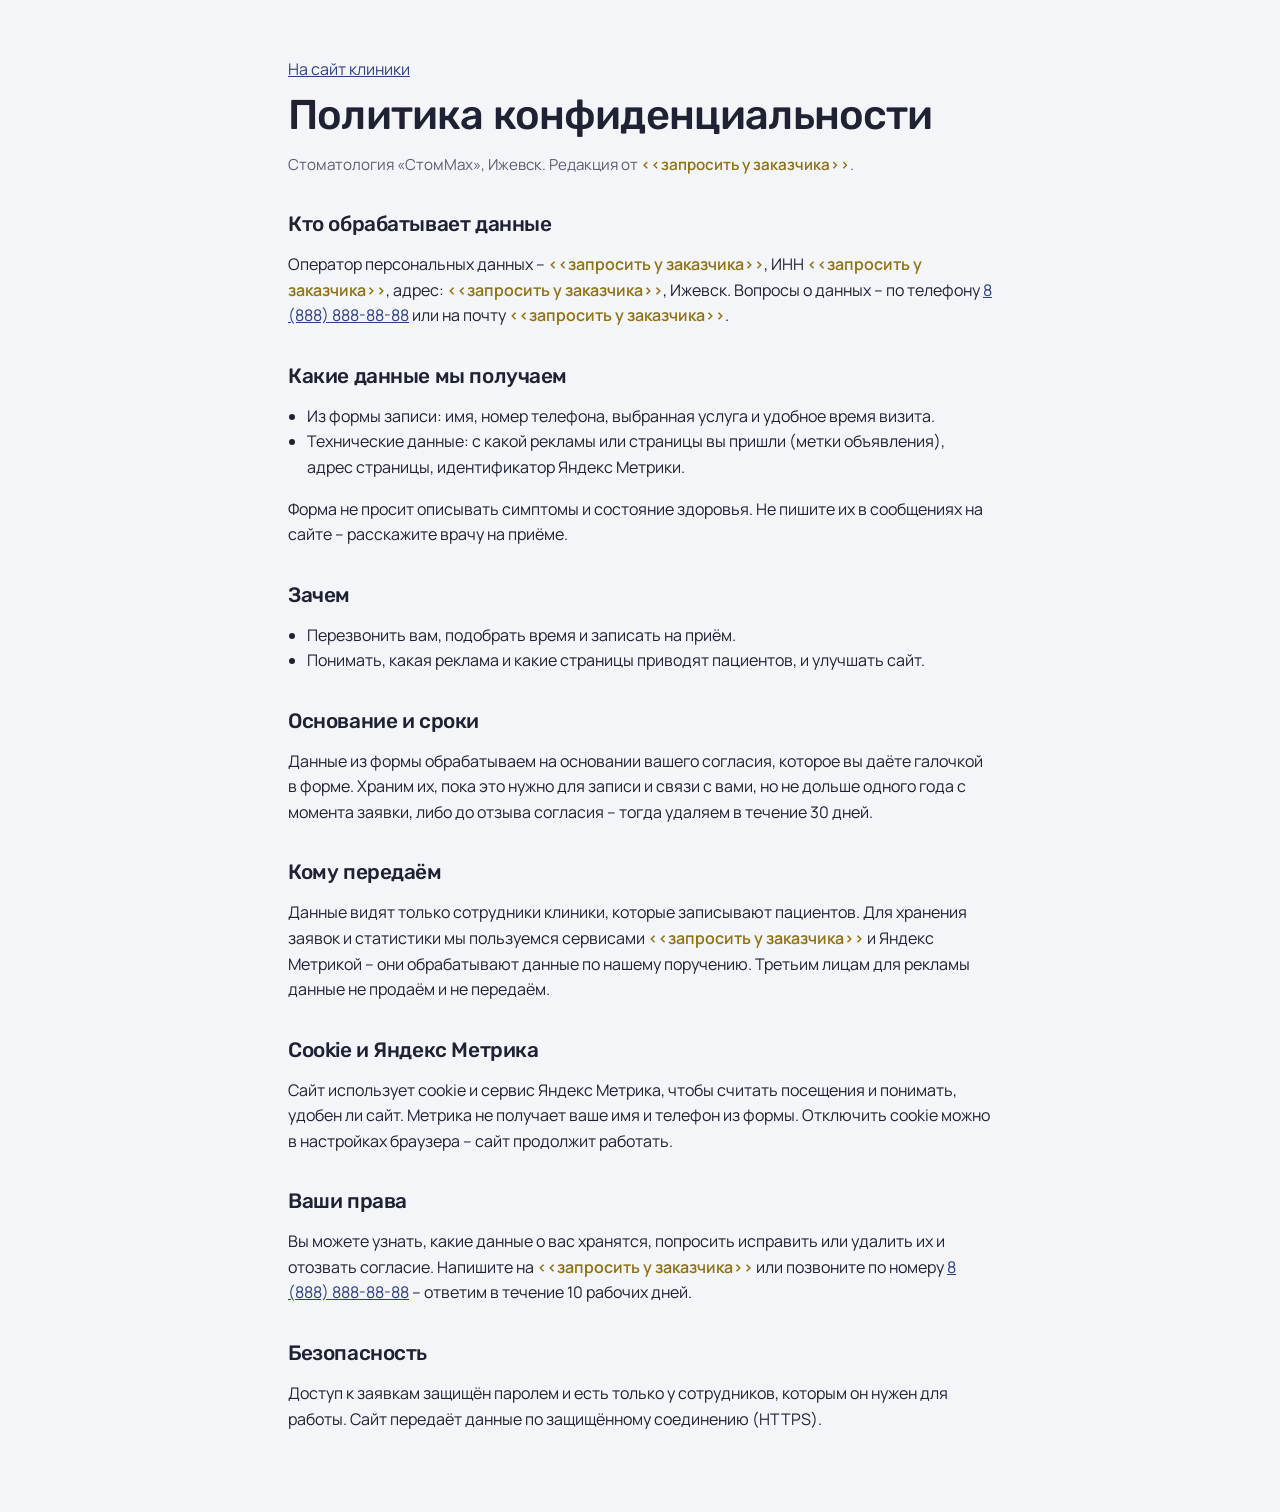
<file: assets/privacy.html>
﻿<!doctype html>
<html lang="ru">
<head>
<meta charset="utf-8">
<meta name="viewport" content="width=device-width, initial-scale=1">
<meta name="robots" content="noindex">
<title>Политика конфиденциальности · СтомМах</title>
<link rel="preconnect" href="https://fonts.googleapis.com">
<link rel="preconnect" href="https://fonts.gstatic.com" crossorigin>
<link href="https://fonts.googleapis.com/css2?family=Rubik:wght@500&family=Manrope:wght@400;600&display=swap" rel="stylesheet">
<style>
  :root { --canvas: #f4f5f9; --ink: #1e2233; --ink-soft: #5a5f74; --accent-deep: #2f4088; }
  html, body { margin: 0; background: var(--canvas); color: var(--ink); }
  body { font-family: "Manrope", "Segoe UI", system-ui, sans-serif; font-size: 1rem; line-height: 1.6; }
  main { max-width: 44rem; margin: 0 auto; padding: 3rem clamp(1rem, 4vw, 2rem) 4rem; }
  h1, h2 { font-family: "Rubik", system-ui, sans-serif; font-weight: 500; letter-spacing: -0.02em; line-height: 1.1; text-wrap: balance; }
  h1 { font-size: clamp(1.8rem, 1.4rem + 1.6vw, 2.6rem); margin: 0 0 .5rem; }
  h2 { font-size: 1.3rem; margin: 2.25rem 0 .5rem; }
  p, li { text-wrap: pretty; }
  ul { padding-left: 1.2em; }
  a { color: var(--accent-deep); }
  .meta { color: var(--ink-soft); font-size: .95rem; }
  .back { display: inline-flex; min-height: 44px; align-items: center; }
  .todo{color:#8F7212;font-weight:600}
</style>
</head>
<body>
<main>
  <a class="back" href="../">На сайт клиники</a>
  <h1>Политика конфиденциальности</h1>
  <p class="meta">Стоматология «СтомМах», Ижевск. Редакция от <span class="todo">&lt;&lt;запросить у заказчика&gt;&gt;</span>.</p>

  <h2>Кто обрабатывает данные</h2>
  <p>Оператор персональных данных – <span class="todo">&lt;&lt;запросить у заказчика&gt;&gt;</span>, ИНН <span class="todo">&lt;&lt;запросить у заказчика&gt;&gt;</span>, адрес: <span class="todo">&lt;&lt;запросить у заказчика&gt;&gt;</span>, Ижевск. Вопросы о данных – по телефону <a href="tel:+78888888888">8 (888) 888-88-88</a> или на почту <span class="todo">&lt;&lt;запросить у заказчика&gt;&gt;</span>.</p>

  <h2>Какие данные мы получаем</h2>
  <ul>
    <li>Из формы записи: имя, номер телефона, выбранная услуга и удобное время визита.</li>
    <li>Технические данные: с какой рекламы или страницы вы пришли (метки объявления), адрес страницы, идентификатор Яндекс Метрики.</li>
  </ul>
  <p>Форма не просит описывать симптомы и состояние здоровья. Не пишите их в сообщениях на сайте – расскажите врачу на приёме.</p>

  <h2>Зачем</h2>
  <ul>
    <li>Перезвонить вам, подобрать время и записать на приём.</li>
    <li>Понимать, какая реклама и какие страницы приводят пациентов, и улучшать сайт.</li>
  </ul>

  <h2>Основание и сроки</h2>
  <p>Данные из формы обрабатываем на основании вашего согласия, которое вы даёте галочкой в форме. Храним их, пока это нужно для записи и связи с вами, но не дольше одного года с момента заявки, либо до отзыва согласия – тогда удаляем в течение 30 дней.</p>

  <h2>Кому передаём</h2>
  <p>Данные видят только сотрудники клиники, которые записывают пациентов. Для хранения заявок и статистики мы пользуемся сервисами <span class="todo">&lt;&lt;запросить у заказчика&gt;&gt;</span> и Яндекс Метрикой – они обрабатывают данные по нашему поручению. Третьим лицам для рекламы данные не продаём и не передаём.</p>

  <h2>Cookie и Яндекс Метрика</h2>
  <p>Сайт использует cookie и сервис Яндекс Метрика, чтобы считать посещения и понимать, удобен ли сайт. Метрика не получает ваше имя и телефон из формы. Отключить cookie можно в настройках браузера – сайт продолжит работать.</p>

  <h2>Ваши права</h2>
  <p>Вы можете узнать, какие данные о вас хранятся, попросить исправить или удалить их и отозвать согласие. Напишите на <span class="todo">&lt;&lt;запросить у заказчика&gt;&gt;</span> или позвоните по номеру <a href="tel:+78888888888">8 (888) 888-88-88</a> – ответим в течение 10 рабочих дней.</p>

  <h2>Безопасность</h2>
  <p>Доступ к заявкам защищён паролем и есть только у сотрудников, которым он нужен для работы. Сайт передаёт данные по защищённому соединению (HTTPS).</p>
</main>
</body>
</html>
</file>
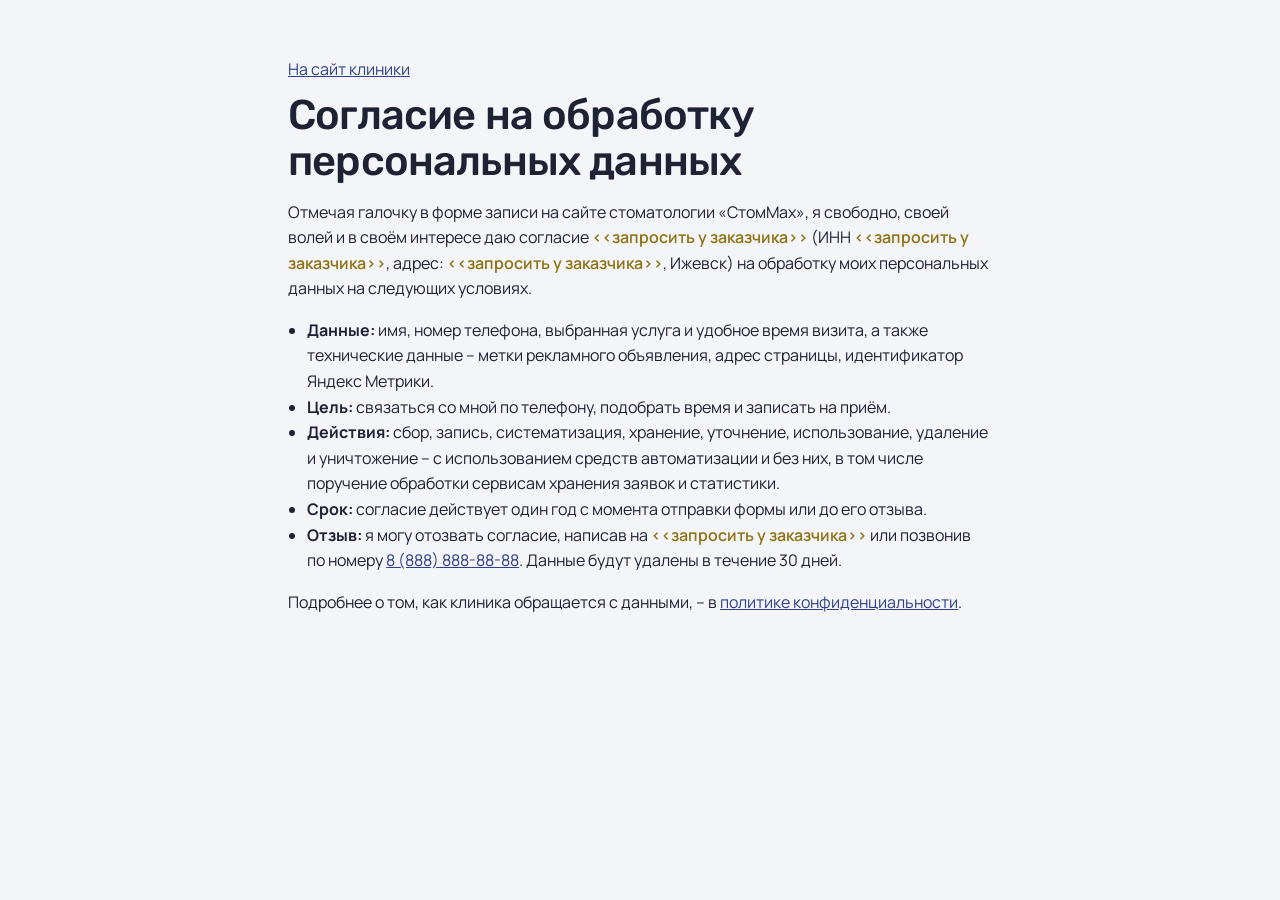
<file: assets/soglasie.html>
﻿<!doctype html>
<html lang="ru">
<head>
<meta charset="utf-8">
<meta name="viewport" content="width=device-width, initial-scale=1">
<meta name="robots" content="noindex">
<title>Согласие на обработку данных · СтомМах</title>
<link rel="preconnect" href="https://fonts.googleapis.com">
<link rel="preconnect" href="https://fonts.gstatic.com" crossorigin>
<link href="https://fonts.googleapis.com/css2?family=Rubik:wght@500&family=Manrope:wght@400;600&display=swap" rel="stylesheet">
<style>
  :root { --canvas: #f4f5f9; --ink: #1e2233; --ink-soft: #5a5f74; --accent-deep: #2f4088; }
  html, body { margin: 0; background: var(--canvas); color: var(--ink); }
  body { font-family: "Manrope", "Segoe UI", system-ui, sans-serif; font-size: 1rem; line-height: 1.6; }
  main { max-width: 44rem; margin: 0 auto; padding: 3rem clamp(1rem, 4vw, 2rem) 4rem; }
  h1 { font-family: "Rubik", system-ui, sans-serif; font-weight: 500; letter-spacing: -0.02em; line-height: 1.1; font-size: clamp(1.8rem, 1.4rem + 1.6vw, 2.6rem); margin: 0 0 1rem; text-wrap: balance; }
  p, li { text-wrap: pretty; }
  ul { padding-left: 1.2em; }
  a { color: var(--accent-deep); }
  .back { display: inline-flex; min-height: 44px; align-items: center; }
  .todo{color:#8F7212;font-weight:600}
</style>
</head>
<body>
<main>
  <a class="back" href="../">На сайт клиники</a>
  <h1>Согласие на обработку персональных данных</h1>
  <p>Отмечая галочку в форме записи на сайте стоматологии «СтомМах», я свободно, своей волей и в своём интересе даю согласие <span class="todo">&lt;&lt;запросить у заказчика&gt;&gt;</span> (ИНН <span class="todo">&lt;&lt;запросить у заказчика&gt;&gt;</span>, адрес: <span class="todo">&lt;&lt;запросить у заказчика&gt;&gt;</span>, Ижевск) на обработку моих персональных данных на следующих условиях.</p>
  <ul>
    <li><b>Данные:</b> имя, номер телефона, выбранная услуга и удобное время визита, а также технические данные – метки рекламного объявления, адрес страницы, идентификатор Яндекс Метрики.</li>
    <li><b>Цель:</b> связаться со мной по телефону, подобрать время и записать на приём.</li>
    <li><b>Действия:</b> сбор, запись, систематизация, хранение, уточнение, использование, удаление и уничтожение – с использованием средств автоматизации и без них, в том числе поручение обработки сервисам хранения заявок и статистики.</li>
    <li><b>Срок:</b> согласие действует один год с момента отправки формы или до его отзыва.</li>
    <li><b>Отзыв:</b> я могу отозвать согласие, написав на <span class="todo">&lt;&lt;запросить у заказчика&gt;&gt;</span> или позвонив по номеру <a href="tel:+78888888888">8 (888) 888-88-88</a>. Данные будут удалены в течение 30 дней.</li>
  </ul>
  <p>Подробнее о том, как клиника обращается с данными, – в <a href="privacy.html">политике конфиденциальности</a>.</p>
</main>
</body>
</html>
</file>
<file: todo.css>
﻿.todo{color:#8F7212;font-weight:600}
</file>
